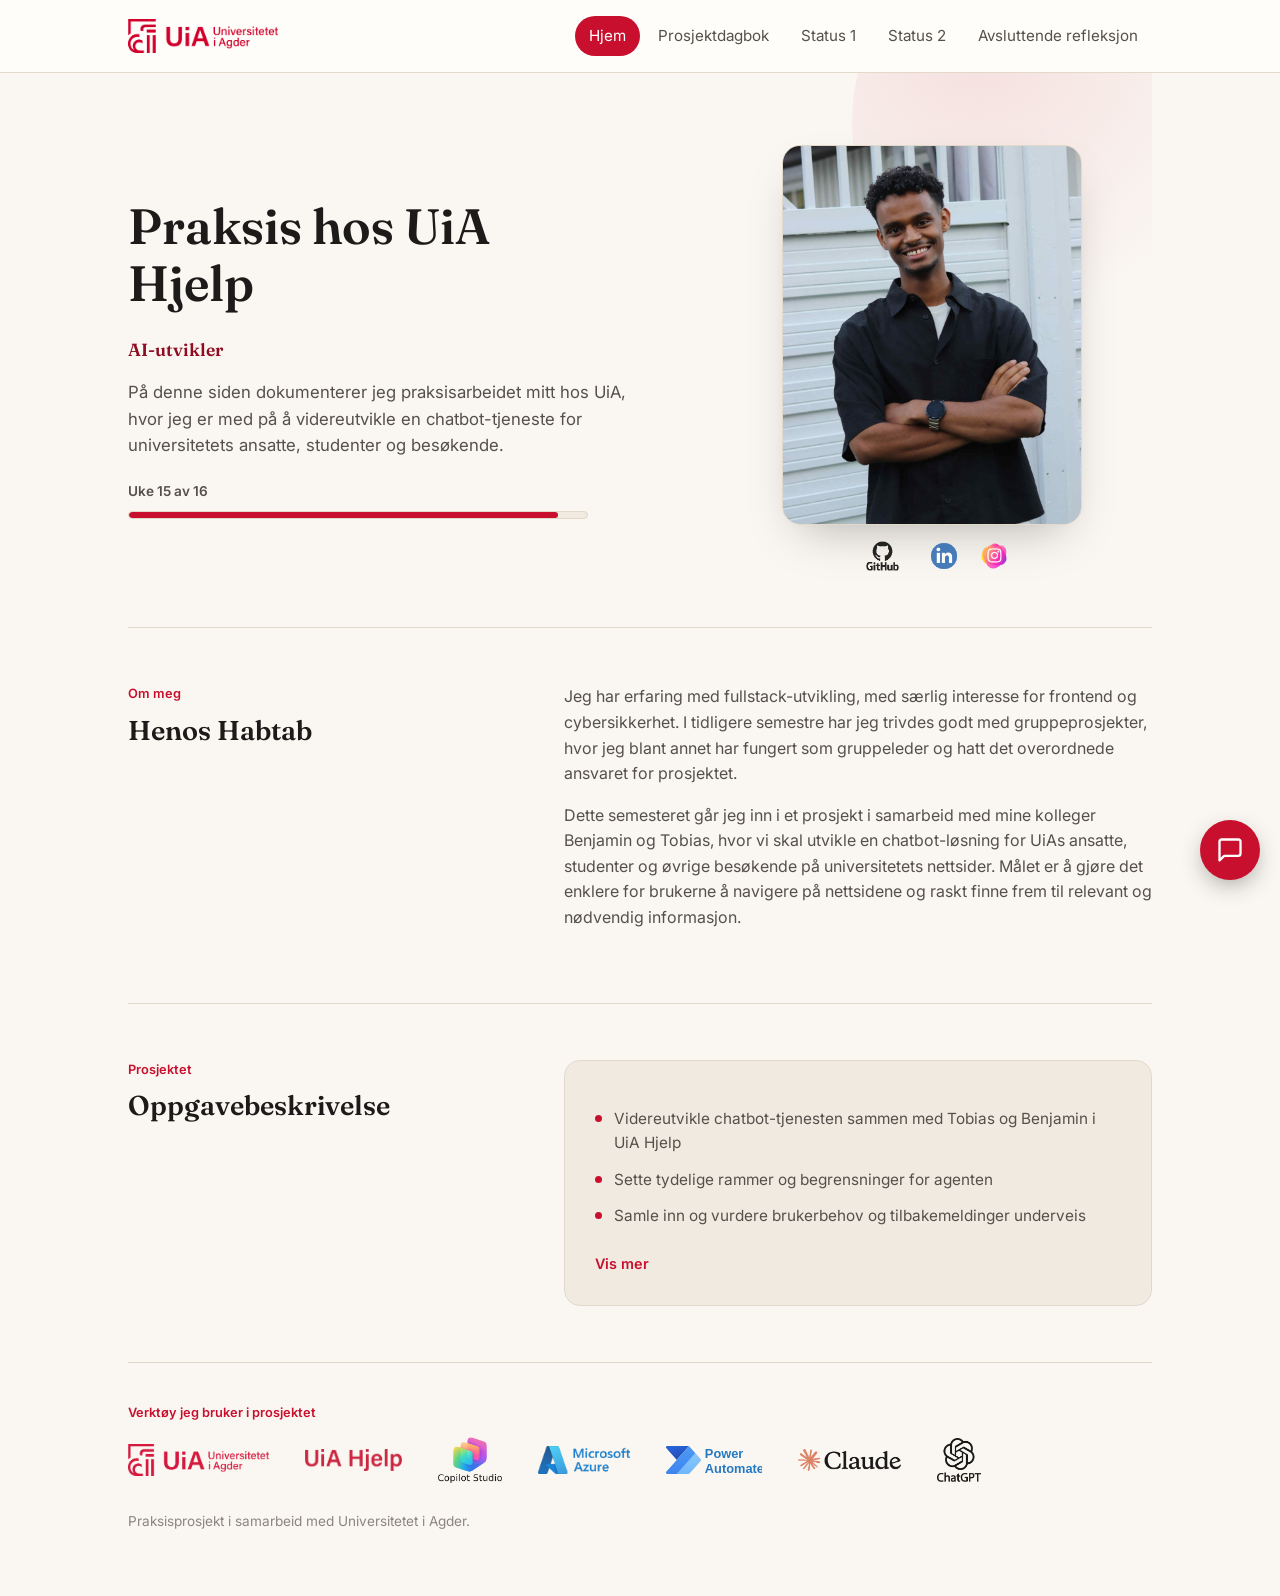
<file: index.html>
<!DOCTYPE html>
<html lang="no">
<head>
<meta charset="UTF-8">
<meta name="viewport" content="width=device-width, initial-scale=1.0">
<title>Praksis hos UiA &mdash; Henos Habtab</title>
<link rel="stylesheet" href="css/style.css">
</head>
<body>

<header>
  <div class="header-inner">
    <a href="index.html" class="logo-lockup" aria-label="Til forsiden">
      <img class="logo-mark logo-mark-full" src="images/uia-logo.png" alt="Universitetet i Agder">
    </a>
    <button class="menu-toggle" id="menuToggle" aria-label="Åpne meny" aria-expanded="false"><span></span></button>
    <nav class="primary" id="primaryNav">
      <a href="index.html" class="active" aria-current="page">Hjem</a>
      <a href="dagbok.html">Prosjektdagbok</a>
      <a href="status-1.html">Status 1</a>
      <a href="status-2.html">Status 2</a>
      <a href="refleksjon.html">Avsluttende refleksjon</a>
    </nav>
  </div>
</header>

<main class="wrap">
  <div class="hero">
    <div class="hero-grid">
      <div>
        <h1>Praksis hos UiA Hjelp</h1>
        <div class="role">AI-utvikler</div>
        <p class="lead">På denne siden dokumenterer jeg praksisarbeidet mitt hos UiA, hvor jeg er med på å videreutvikle en chatbot-tjeneste for universitetets ansatte, studenter og besøkende.</p>
        <div class="progress-track" aria-label="Fremdrift i praksisperioden">
          <div class="progress-label">Uke 15 av 16</div>
          <div class="progress-bar"><div class="progress-fill" style="width:93.75%;"></div></div>
        </div>
      </div>
      <div class="hero-side">
      <div class="photo-swap" id="photoSwap">
        <img src="images/profilbilde.jpg" alt="Henos Habtab" class="active">
      </div>
      <div class="social-row">
          <a href="https://github.com/Henoshw" target="_blank" rel="noopener" aria-label="GitHub">
            <img src="images/github.png" alt="">
          </a>
          <a href="https://www.linkedin.com/in/henos-habtab-weldegiorgis-8357011b5/" target="_blank" rel="noopener" aria-label="LinkedIn">
            <img src="images/linkedin.png" alt="">
          </a>
          <a href="https://www.instagram.com/henoshw/" target="_blank" rel="noopener" aria-label="Instagram">
            <img src="images/instagram.png" alt="Instagram">
          </a>
        </div>
      </div>
    </div>
  </div>

  <section class="block">
    <div class="two-col">
      <div>
        <div class="kicker">Om meg</div>
        <h2>Henos Habtab</h2>
      </div>
      <div>
        <p>Jeg har erfaring med fullstack-utvikling, med særlig interesse for frontend og cybersikkerhet. I tidligere semestre har jeg trivdes godt med gruppeprosjekter, hvor jeg blant annet har fungert som gruppeleder og hatt det overordnede ansvaret for prosjektet.</p>
        <p>Dette semesteret går jeg inn i et prosjekt i samarbeid med mine kolleger Benjamin og Tobias, hvor vi skal utvikle en chatbot-løsning for UiAs ansatte, studenter og øvrige besøkende på universitetets nettsider. Målet er å gjøre det enklere for brukerne å navigere på nettsidene og raskt finne frem til relevant og nødvendig informasjon.</p>
      </div>
    </div>
  </section>

  <section class="block">
    <div class="two-col">
      <div>
        <div class="kicker">Prosjektet</div>
        <h2>Oppgavebeskrivelse</h2>
      </div>
      <div class="task-card">
        <ul class="goal-list">
          <li>Videreutvikle chatbot-tjenesten sammen med Tobias og Benjamin i UiA Hjelp</li>
          <li>Sette tydelige rammer og begrensninger for agenten</li>
          <li>Samle inn og vurdere brukerbehov og tilbakemeldinger underveis</li>
        </ul>
        <div class="journal-toggle" style="margin-top:22px;">
          <button type="button" class="journal-open-btn">Vis mer</button>
          <div class="journal-more">
            <p>I dette praksisprosjektet skal jeg bistå mine kolleger Tobias og Benjamin fra UiA Hjelp med å videreutvikle en chatbot-tjeneste ved Universitetet i Agder. Tjenesten skal brukes både internt av ansatte og eksternt av studenter og besøkende, og målet er å gi veiledning og hjelpe brukerne med å finne relevant informasjon på universitetets nettsider på en enklere måte.</p>
            <p>Gjennom prosjektet får jeg praktisk erfaring med utvikling og bruk av AI-agenter, samt hvordan man utformer gode og presise prompter. Et viktig fokus vil være å sette tydelige rammer for agenten, slik at den opptrer forutsigbart og holder seg til sitt tiltenkte bruksområde, UiAs egne nettsider og ressurser.</p>
            <p>Som en del av prosjektet vil jeg også samle inn og se på brukerbehov og tilbakemeldinger, slik at vi kan vurdere hvordan løsningen kan forbedres. I arbeidet vil jeg ta i bruk relevante arbeidsmetoder og teknikker fra tidligere semestre i studiet, samtidig som jeg får mulighet til å prøve ut nye verktøy og arbeidsmåter i praksis.</p>
            <button type="button" class="journal-close-btn">Vis mindre</button>
          </div>
        </div>
      </div>
    </div>
  </section>

  <footer>
    <div class="tools-kicker">Verktøy jeg bruker i prosjektet</div>
    <div class="partner-row">
      <img class="partner-logo" src="images/uia-logo.png" alt="Universitetet i Agder">
      <img class="partner-logo partner-logo-hjelp" src="images/uia-hjelp.png" alt="UiA Hjelp">
      <img class="partner-logo partner-logo-copilot" src="images/copilot.png" alt="Copilot Studio">
      <img class="partner-logo partner-logo-azure" src="images/azure.png" alt="Microsoft Azure">
      <img class="partner-logo partner-logo-automate" src="images/power-automate.svg" alt="Power Automate">
      <img class="partner-logo partner-logo-claude" src="images/claude.png" alt="Claude">
      <img class="partner-logo partner-logo-chatgpt" src="images/chatgpt.png" alt="ChatGPT">
    </div>
    <p class="fine">Praksisprosjekt i samarbeid med Universitetet i Agder.</p>
  </footer>
</main>

<script src="js/main.js"></script>
<script src="js/uia-chat.js"></script>

</body>
</html>
</file>
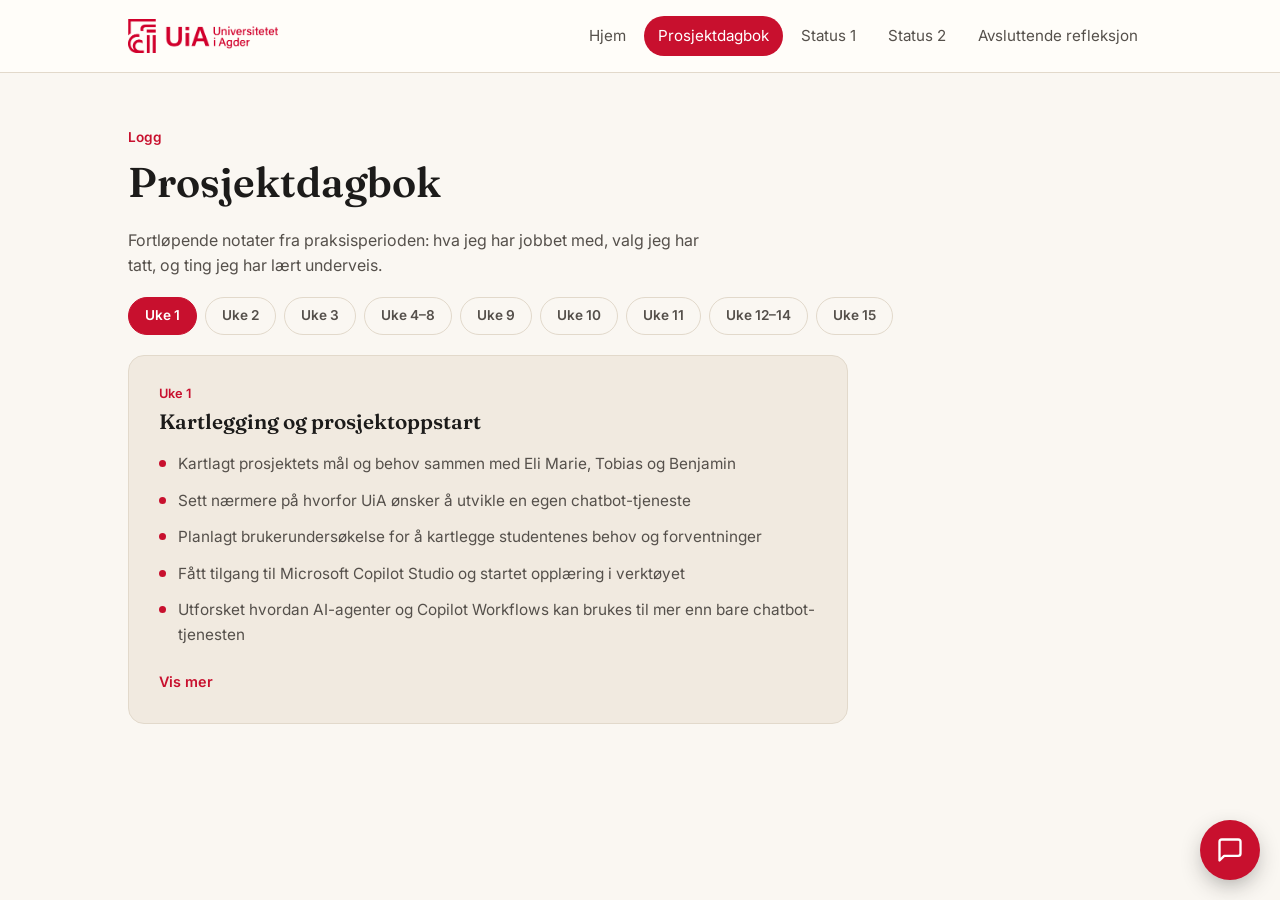
<file: dagbok.html>
<!DOCTYPE html>
<html lang="no">
<head>
<meta charset="UTF-8">
<meta name="viewport" content="width=device-width, initial-scale=1.0">
<title>Prosjektdagbok &mdash; Praksis hos UiA</title>
<link rel="stylesheet" href="css/style.css">
</head>
<body>

<header>
  <div class="header-inner">
    <a href="index.html" class="logo-lockup" aria-label="Til forsiden">
      <img class="logo-mark logo-mark-full" src="images/uia-logo.png" alt="Universitetet i Agder">
    </a>
    <button class="menu-toggle" id="menuToggle" aria-label="Åpne meny" aria-expanded="false"><span></span></button>
    <nav class="primary" id="primaryNav">
      <a href="index.html">Hjem</a>
      <a href="dagbok.html" class="active" aria-current="page">Prosjektdagbok</a>
      <a href="status-1.html">Status 1</a>
      <a href="status-2.html">Status 2</a>
      <a href="refleksjon.html">Avsluttende refleksjon</a>
    </nav>
  </div>
</header>

<main class="wrap">
  <div class="page-header">
    <div class="kicker">Logg</div>
    <h1>Prosjektdagbok</h1>
    <p>Fortløpende notater fra praksisperioden: hva jeg har jobbet med, valg jeg har tatt, og ting jeg har lært underveis.</p>
    <nav class="week-nav">
      <a href="#uke-1" class="week-nav-item active" data-week="uke-1">Uke 1</a>
      <a href="#uke-2" class="week-nav-item" data-week="uke-2">Uke 2</a>
      <a href="#uke-3" class="week-nav-item" data-week="uke-3">Uke 3</a>
      <a href="#uke-4-8" class="week-nav-item" data-week="uke-4-8">Uke 4–8</a>
      <a href="#uke-9" class="week-nav-item" data-week="uke-9">Uke 9</a>
      <a href="#uke-10" class="week-nav-item" data-week="uke-10">Uke 10</a>
      <a href="#uke-11" class="week-nav-item" data-week="uke-11">Uke 11</a>
      <a href="#uke-12-14" class="week-nav-item" data-week="uke-12-14">Uke 12–14</a>
      <a href="#uke-15" class="week-nav-item" data-week="uke-15">Uke 15</a>
    </nav>
  </div>
  <section class="block" style="border-top:none; padding-top:0;">
    <div class="task-card journal-card week-panel active" id="uke-1">
      <div class="kicker" style="margin-bottom:6px;">Uke 1</div>
      <h3 style="font-family:'Fraunces',serif; font-size:1.3rem; margin-bottom:16px;">Kartlegging og prosjektoppstart</h3>
      <ul class="goal-list" style="margin-bottom:22px;">
        <li>Kartlagt prosjektets mål og behov sammen med Eli Marie, Tobias og Benjamin</li>
        <li>Sett nærmere på hvorfor UiA ønsker å utvikle en egen chatbot-tjeneste</li>
        <li>Planlagt brukerundersøkelse for å kartlegge studentenes behov og forventninger</li>
        <li>Fått tilgang til Microsoft Copilot Studio og startet opplæring i verktøyet</li>
        <li>Utforsket hvordan AI-agenter og Copilot Workflows kan brukes til mer enn bare chatbot-tjenesten</li>
      </ul>
      <div class="journal-toggle">
        <button type="button" class="journal-open-btn">Vis mer</button>
        <div class="journal-more">
          <p>Denne uken gikk til oppstart og kartlegging. Jeg hadde et møte med Eli Marie, Tobias og Benjamin, der vi gikk gjennom prosjektet og behovet for tjenesten. En tidligere studentundersøkelse ved UiA viser at det bør bli enklere å finne informasjon på nettsidene. Jeg planlegger også en egen, enkel brukerundersøkelse, som skal deles gjennom oppslag på campus, Facebook-grupper og Discord-kanaler.</p>
          <p>Vi så på hvordan andre universiteter har løst lignende behov, ofte med eksterne aktører. I møtet fikk vi også se hvordan en agent kan booke et møterom, invitere riktige personer og skrive en møtebeskrivelse ut fra en enkel prompt. Jeg fikk tilgang til Copilot Studio og Azure, og begynte å sette meg inn i verktøyene. Jeg har relativt frie tøyler til å utforske andre bruksområder underveis.</p>
          <p>Det viktigste jeg tar med meg fra uken, er at vi må kartlegge behovet før vi begynner å bygge.</p>
          <button type="button" class="journal-close-btn">Vis mindre</button>
        </div>
      </div>
    </div>

    <div class="task-card journal-card week-panel" id="uke-2">
      <div class="kicker" style="margin-bottom:6px;">Uke 2</div>
      <h3 style="font-family:'Fraunces',serif; font-size:1.3rem; margin-bottom:16px;">Utforsking av Copilot Studio og brukerbehov</h3>
      <ul class="goal-list" style="margin-bottom:22px;">
        <li>Utforsket flere muligheter i Microsoft Copilot Studio gjennom kurs og videoer</li>
        <li>Sett nærmere på hvordan flows og agenter kan kobles sammen med verktøy og automatiseringer</li>
        <li>Evaluert hvor godt agenten svarer, og om den håndterer sensitiv informasjon trygt</li>
        <li>Sendt ut en brukerundersøkelse til studenter og ansatte</li>
        <li>Sammenlignet UiAs nettsider med andre norske universiteter sine KI-tjenester</li>
      </ul>
      <div class="journal-toggle">
        <button type="button" class="journal-open-btn">Vis mer</button>
        <div class="journal-more">
          <p>Denne uken har jeg videre utforsket mulighetene i Microsoft Copilot Studio. Jeg har fulgt Microsoft-kurs og sett relevante YouTube-videoer for å få en bedre forståelse av verktøyene og funksjonene i plattformen.</p>
          <p>Jeg har særlig sett nærmere på flows og agenter, og hvordan disse kan kobles sammen med ulike verktøy og automatiseringer. Dette gjør det mulig å utvikle funksjoner som ikke er tilgjengelige som vanlige innstillinger eller innebygde funksjoner i Copilot Studio.</p>
          <p>Vi opplever at agenten allerede kan besvare mange spørsmål fra studenter og ansatte. Derfor har vi arbeidet med å evaluere hvor godt den svarer på ulike henvendelser, om den håndterer sensitiv informasjon på en trygg måte, og om det finnes risiko for at den deler informasjon den ikke burde dele.</p>
          <p>Mot slutten av dagen laget jeg også en brukerundersøkelse som ble sendt ut til studenter og ansatte ved universitetet. Målet er å få bedre innsikt i hvilke behov brukerne faktisk har, og hva de forventer av en slik chatbot.</p>
          <p>I starten av dagen undersøkte jeg nettsidene til flere andre norske universiteter for å se om de hadde en lignende KI-tjeneste. Sammenlignet med disse fremstår UiAs nettsider som godt utviklet og oversiktlige. Flere av de andre nettstedene inneholder mye informasjon og tilbyr mange ulike løsninger, men det kan være vanskelig å finne frem fordi brukeren må navigere gjennom mange lenker. UiA har derfor et godt utgangspunkt for å bruke en chatbot som kan gjøre det enda enklere for studenter, ansatte og eksterne brukere å finne riktig informasjon.</p>
          <button type="button" class="journal-close-btn">Vis mindre</button>
        </div>
      </div>
    </div>

    <div class="task-card journal-card week-panel" id="uke-3">
      <div class="kicker" style="margin-bottom:6px;">Uke 3</div>
      <h3 style="font-family:'Fraunces',serif; font-size:1.3rem; margin-bottom:16px;">Analyse av brukerundersøkelsen og teknisk videreutvikling</h3>
      <ul class="goal-list" style="margin-bottom:22px;">
        <li>Analysert resultatene fra brukerundersøkelsen og brukt dem til å forme tjenesten videre</li>
        <li>Filmet en statusvideo sammen med kollegene</li>
        <li>Startet teknisk arbeid med en flow som skal oppsummere samtaler og opprette saker automatisk</li>
        <li>Fortsatte evalueringen av agenten, med fokus på mulige sikkerhetshull</li>
      </ul>
      <div class="journal-toggle">
        <button type="button" class="journal-open-btn">Vis mer</button>
        <div class="journal-more">
          <p>Denne uken brukte jeg tid på å analysere resultatene fra brukerundersøkelsen og forme tjenesten ut fra dataene vi samlet inn. Et funn som overrasket oss, var at mange hadde en positiv holdning til en chatbot. Den positive holdningen kan muligens henge sammen med den raske utviklingen innen KI-agenter de siste årene.</p>
          <p>Jeg filmet også en statusvideo sammen med kollegene mine. I tillegg startet jeg på det tekniske arbeidet med å lage en flow og utvikle en funksjon for KI-agenten. Målet er at agenten skal kunne oppsummere samtalen med brukeren og automatisk opprette en sak når den ikke klarer å løse henvendelsen selv.</p>
          <p>Jeg brukte mye tid på dette arbeidet, og jeg undersøker fortsatt om funksjonen er mulig å gjennomføre innenfor rammene av Copilot Studio. Det er derfor fortsatt usikkert om dette er noe agenten kan gjøre, eller om det krever en annen teknisk løsning.</p>
          <p>Videre fortsatte jeg med evalueringen av agenten, med fokus på å avdekke eventuelle sikkerhetshull.</p>
          <button type="button" class="journal-close-btn">Vis mindre</button>
        </div>
      </div>
    </div>

    <div class="task-card journal-card week-panel" id="uke-4-8">
      <div class="kicker" style="margin-bottom:6px;">Uke 4–8</div>
      <h3 style="font-family:'Fraunces',serif; font-size:1.3rem; margin-bottom:16px;">Prioriteringer, kunnskapskilder og samarbeid på tvers</h3>
      <ul class="goal-list" style="margin-bottom:22px;">
        <li>Skrotet funksjonen for oppsummering og videresending av samtaler til UiA Hjelp etter en ny prioritering</li>
        <li>Tatt kontakt med personvernansvarlig for å gjennomføre en ROS-analyse før publisering til testing</li>
        <li>Automatisert konvertering og sortering av kunnskapskilder til Word-filer med et skript laget med Claude</li>
        <li>Brukt Power Automate og Copilot flows i arbeidet med funksjonen jeg forsøkte å utvikle</li>
        <li>Møtt en annen avdeling på UiA som har en lignende løsning, og sammenlignet de to prosjektene</li>
      </ul>
      <div class="journal-toggle">
        <button type="button" class="journal-open-btn">Vis mer</button>
        <div class="journal-more">
          <p>Det har vært travelt de siste ukene, og jeg har derfor glemt å legge inn jevnlige oppdateringer. Jeg slår derfor sammen de siste ukene og oppsummerer arbeidet mitt.</p>
          <p>Det går veldig bra med prosjektet. Jeg har fått mye tillit og frihet til å styre arbeidsdagene mine slik jeg selv ønsker, noe som har gjort at jeg har kunnet jobbe ganske selvstendig med ulike deler av løsningen.</p>
          <p>De siste ukene har jeg blant annet jobbet med å utvikle en funksjon som skulle oppsummere samtaler der AI-agenten ikke klarte å løse studentens spørsmål, og deretter sende oppsummeringen videre til UiA Hjelp på vegne av studenten. Til dette brukte jeg Power Automate og Copilot flows. Vi fant imidlertid ut at dette ikke var en funksjon vi burde prioritere. Det krevde også en del administrative tilganger for å kunne gjennomføres, så vi valgte å skrote ideen.</p>
          <p>Vi opplever nå at hovedløsningen begynner å bli klar for publisering til testing. Jeg har derfor tatt kontakt med personvernansvarlig, og neste uke skal vi ha et møte for å gjennomføre en ROS-analyse.</p>
          <p>En annen større oppgave har vært å samle og strukturere kunnskapskilder som lå spredt på ulike steder. Disse måtte konverteres til Word-filer og lastes opp til et SharePoint-bibliotek. Dette var i utgangspunktet en svært tidkrevende og manuell prosess, så jeg automatiserte arbeidet ved å lage et skript med Claude. Skriptet konverterer og organiserer dokumentene automatisk i kategoriserte mapper. Det eneste som gjenstår nå, er å laste dokumentene opp til SharePoint.</p>
          <p>I løpet av høstferien oppdaget vi at en annen avdeling på UiA allerede hadde utviklet en lignende løsning. Jeg gjorde derfor litt research, fant ut hvem som hadde utviklet den, og arrangerte et møte for å bli bedre kjent med prosjektet deres. Vi ga dem også tilgang til å teste vår løsning, slik at vi kunne sammenligne de to prosjektene.</p>
          <p>Løsningen de har, er en ferdig utviklet tjeneste som UiA kjøper fra en ekstern leverandør. Dette gjorde at vi begynte å diskutere om det kunne være interessant å undersøke hvordan en tilsvarende tjeneste kunne utvikles og driftes internt. Samtidig viser dette hvor viktig kommunikasjon mellom avdelinger er. Her har to forskjellige avdelinger i praksis jobbet med svært like løsninger uten å vite om hverandres arbeid. Vi kan derfor ha brukt betydelig tid på å utvikle noe som kanskje ikke vil bli tatt i bruk, fordi det allerede finnes en løsning som dekker mye av det samme behovet.</p>
          <button type="button" class="journal-close-btn">Vis mindre</button>
        </div>
      </div>
    </div>

    <div class="task-card journal-card week-panel" id="uke-9">
      <div class="kicker" style="margin-bottom:6px;">Uke 9</div>
      <h3 style="font-family:'Fraunces',serif; font-size:1.3rem; margin-bottom:16px;">Demoside og forberedelser til en testversjon</h3>
      <ul class="goal-list" style="margin-bottom:22px;">
        <li>Satt meg enda bedre inn i hvordan modellen bak agenten fungerer</li>
        <li>Jobbet med å få en demoside av agenten til å fungere</li>
        <li>Forberedt publisering av en testversjon</li>
        <li>Feilsøkt et problem som viste seg å ligge hos Microsoft</li>
      </ul>
      <div class="journal-toggle">
        <button type="button" class="journal-open-btn">Vis mer</button>
        <div class="journal-more">
          <p>Denne uken brukte jeg mye tid på å forstå modellen enda bedre, og på å få en demoside av agenten til å fungere. Demosiden er et viktig steg i forberedelsene til å publisere en testversjon, slik at flere kan prøve løsningen.</p>
          <p>Underveis støtte jeg på et problem som gjorde at demosiden ikke fungerte som den skulle. Jeg brukte mye tid på feilsøking før jeg fant ut at feilen lå hos Microsoft, og ikke i vårt eget oppsett. Problemet løste seg mot slutten av dagen.</p>
          <button type="button" class="journal-close-btn">Vis mindre</button>
        </div>
      </div>
    </div>

    <div class="task-card journal-card week-panel" id="uke-10">
      <div class="kicker" style="margin-bottom:6px;">Uke 10</div>
      <h3 style="font-family:'Fraunces',serif; font-size:1.3rem; margin-bottom:16px;">ROS-analyse og Microsofts innebygde innholdsfilter</h3>
      <ul class="goal-list" style="margin-bottom:22px;">
        <li>Gjennomført en ROS-analyse sammen med personvernansvarlig</li>
        <li>Fått en rekke tilbakemeldinger og blitt bevisst på sikkerhetsforhold jeg ikke hadde tenkt på</li>
        <li>Oppdaget at agenten nekter å svare på spørsmål om vold, seksualitet og lignende temaer</li>
        <li>Funnet ut at Microsofts innebygde innholdsfilter går foran mine egne instruksjoner</li>
      </ul>
      <div class="journal-toggle">
        <button type="button" class="journal-open-btn">Vis mer</button>
        <div class="journal-more">
          <p>Denne uken gjennomførte jeg en ROS-analyse (risiko- og sårbarhetsanalyse) sammen med personvernansvarlig. Vi fikk en rekke nyttige tilbakemeldinger, og jeg ble bevisst på flere sikkerhetsmessige forhold jeg ikke hadde tenkt på tidligere.</p>
          <p>Under testingen oppdaget jeg også at agenten nekter å svare på spørsmål som handler om vold, seksualitet og lignende temaer. Dette skjedde til tross for at jeg allerede hadde spesifisert i instruksjonene hvordan den skulle håndtere slike spørsmål.</p>
          <p>Da jeg undersøkte dette nærmere, fant jeg ut at agenten ikke fulgte instruksjonene mine fordi innholdsfilteret som Microsoft automatisk bygger inn i agenten, går foran dem. Dette er en begrensning i plattformen som jeg ikke kan komme rundt, og som vi må ta hensyn til i det videre arbeidet.</p>
          <button type="button" class="journal-close-btn">Vis mindre</button>
        </div>
      </div>
    </div>

    <div class="task-card journal-card week-panel" id="uke-11">
      <div class="kicker" style="margin-bottom:6px;">Uke 11</div>
      <h3 style="font-family:'Fraunces',serif; font-size:1.3rem; margin-bottom:16px;">Grundigere testing med egne evalueringskriterier</h3>
      <ul class="goal-list" style="margin-bottom:22px;">
        <li>Satt i gang grundigere testing basert på ROS-analysen, tilbakemeldingene fra personvernansvarlig og et møte med webutvikleren</li>
        <li>Kjørt realistiske, generelle spørsmål uavhengig av brukerstatus</li>
        <li>Testet fire områder: studenter, ansatte, gjester og sikkerhet</li>
        <li>Kjørt 360 testtilfeller for studenter, 200 for ansatte, 300 for gjester og 400 for sikkerhet</li>
        <li>Laget egne evalueringskriterier fordi Microsofts innebygde kriterier ikke var gode nok</li>
      </ul>
      <div class="journal-toggle">
        <button type="button" class="journal-open-btn">Vis mer</button>
        <div class="journal-more">
          <p>Med bakgrunn i tilbakemeldingene fra personvernansvarlig, ROS-analysen og et møte med webutvikleren satte jeg i gang arbeidet med å teste løsningen enda grundigere.</p>
          <p>Til å begynne med kjørte jeg en runde med realistiske, generelle spørsmål, uavhengig av hvem brukeren er. Deretter delte jeg testingen inn i fire områder: studenter, ansatte, gjester og sikkerhet. Jeg kjørte 360 testtilfeller for studenter, 200 for ansatte, 300 for gjester og 400 for sikkerhet.</p>
          <p>Etter hvert oppdaget jeg at Microsofts innebygde evalueringskriterier ikke var gode nok til å måle det jeg faktisk var ute etter. Jeg laget derfor mine egne kriterier og evaluerte agenten ut fra disse.</p>
          <button type="button" class="journal-close-btn">Vis mindre</button>
        </div>
      </div>
    </div>

    <div class="task-card journal-card journal-card-wide week-panel" id="uke-12-14">
      <div class="kicker" style="margin-bottom:6px;">Uke 12–14</div>
      <h3 style="font-family:'Fraunces',serif; font-size:1.3rem; margin-bottom:16px;">Evaluering av agenten</h3>
      <div class="split-row split-row-even">
        <div class="split-text">
          <p>De siste ukene har jeg jobbet med å evaluere AI-agenten vi har utviklet for UiA Hjelp i Microsoft Copilot Studio. Agenten skal svare studenter, ansatte og gjester på spørsmål om UiA.</p>
          <p>Jeg har testet agenten med 1 460 testtilfeller fordelt på fem områder: ansatte, gjester (nye studenter og søkere), studenter, sikkerhet og studieråd. Testene dekket alt fra vanlige spørsmål om eksamen og innlogging til forsøk på manipulasjon, spørsmål om personopplysninger og ladede spørsmål om studievalg.</p>
          <p>Gjennomgangen viste at testverktøyet ofte markerte riktige avslag som feil. Jeg vurderte derfor de feilmarkerte svarene manuelt for å skille falske positiver fra reelle svakheter. Etter gjennomgangen besto agenten mellom 95 og 99 prosent av testene i alle brukergrupper.</p>
          <p>På bakgrunn av funnene har jeg justert agentens instruksjoner, blant annet om språk, forklarte avslag og hvordan den skal gi råd om studievalg. Jeg endret også interne konfigurasjoner gjennom topics, slik at færre svar ble stoppet av innholdsfilteret og agenten kunne svare bedre. Jeg har også dokumentert gjenstående svakheter, deriblant tre kritiske sikkerhetsfunn som må rettes før publisering.</p>
        </div>
        <div class="split-media">
          <figure class="screenshot-figure">
            <img src="images/evaluering-testomfang.png" alt="Oversikt over testene: 200 for ansatte, 300 for gjester, 360 for studenter, 400 for sikkerhet og 200 for studieråd, med tre testmetoder: Answer quality, samtalekvalitet og egendefinerte kriterier.">
            <figcaption>Slik har agenten blitt testet</figcaption>
          </figure>
          <figure class="screenshot-figure">
            <img src="images/evaluering-avslag.png" alt="Søylediagram som sammenligner resultat fra testverktøyet og etter manuell gjennomgang: ansatte 69 og 98 prosent, gjester 90 og 99, studenter 94 og 95, sikkerhet 13 og 98, studieråd 92 og 98.">
            <figcaption>Mange rapporterte feil er riktige avslag</figcaption>
          </figure>
          <figure class="screenshot-figure">
            <img src="images/evaluering-innholdsfilter.png" alt="Stablet søylediagram over fire testkjøringer: svar stoppet av innholdsfilteret falt fra 68 til 6 av 100, og fullstendige svar på legitime spørsmål økte fra 10 til 35.">
            <figcaption>Agenten håndterer nå avslagene selv</figcaption>
          </figure>
        </div>
      </div>
    </div>

    <div class="task-card journal-card week-panel" id="uke-15">
      <div class="kicker" style="margin-bottom:6px;">Uke 15</div>
      <h3 style="font-family:'Fraunces',serif; font-size:1.3rem; margin-bottom:16px;">Forberedelse til statuspresentasjon</h3>
      <ul class="goal-list" style="margin-bottom:22px;">
        <li>Forberedt en presentasjon av prosjektets status for arbeidsgiverne mine</li>
        <li>Presentasjonen holdes mandag neste uke</li>
      </ul>
      <p>Denne uken har jeg ikke jobbet videre med selve agenten. I stedet har jeg forberedt en presentasjon for arbeidsgiverne mine, der jeg skal vise hvor langt prosjektet har kommet. Presentasjonen holdes mandag neste uke, og jeg ser frem til å høre hva de tenker.</p>
      <p>Jeg håper at en godkjenning fra dem kan gi kommunikasjonsavdelingen større tro på prosjektet, og at det kan åpne for begrenset testing av agenten på nettsiden.</p>
    </div>
  </section>
</main>

<script src="js/main.js"></script>
<script src="js/uia-chat.js"></script>

</body>
</html>
</file>
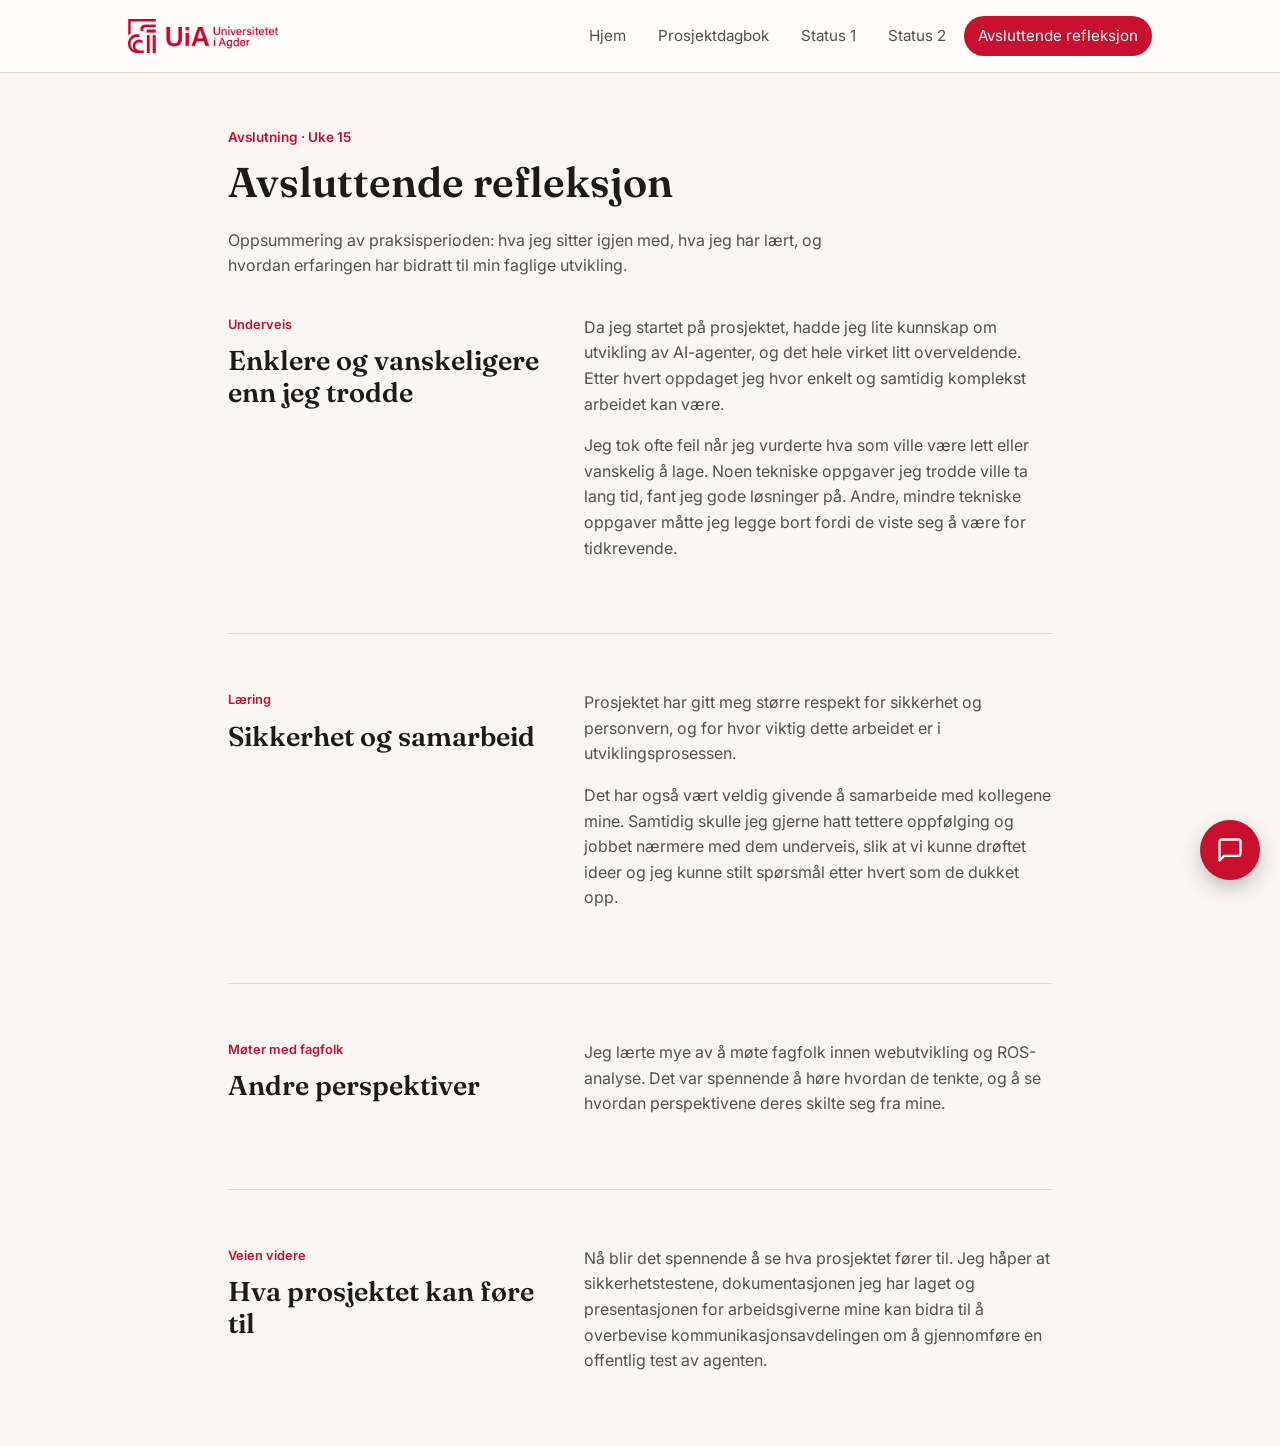
<file: refleksjon.html>
<!DOCTYPE html>
<html lang="no">
<head>
<meta charset="UTF-8">
<meta name="viewport" content="width=device-width, initial-scale=1.0">
<title>Avsluttende refleksjon &mdash; Praksis hos UiA</title>
<link rel="stylesheet" href="css/style.css">
</head>
<body>

<header>
  <div class="header-inner">
    <a href="index.html" class="logo-lockup" aria-label="Til forsiden">
      <img class="logo-mark logo-mark-full" src="images/uia-logo.png" alt="Universitetet i Agder">
    </a>
    <button class="menu-toggle" id="menuToggle" aria-label="Åpne meny" aria-expanded="false"><span></span></button>
    <nav class="primary" id="primaryNav">
      <a href="index.html">Hjem</a>
      <a href="dagbok.html">Prosjektdagbok</a>
      <a href="status-1.html">Status 1</a>
      <a href="status-2.html">Status 2</a>
      <a href="refleksjon.html" class="active" aria-current="page">Avsluttende refleksjon</a>
    </nav>
  </div>
</header>

<main class="wrap wrap-narrow">
  <div class="page-header">
    <div class="kicker">Avslutning &middot; Uke 15</div>
    <h1>Avsluttende refleksjon</h1>
    <p>Oppsummering av praksisperioden: hva jeg sitter igjen med, hva jeg har lært, og hvordan erfaringen har bidratt til min faglige utvikling.</p>
  </div>

  <section class="block" style="border-top:none; padding-top:0;">
    <div class="two-col">
      <div>
        <div class="kicker">Underveis</div>
        <h2>Enklere og vanskeligere enn jeg trodde</h2>
      </div>
      <div>
        <p>Da jeg startet på prosjektet, hadde jeg lite kunnskap om utvikling av AI-agenter, og det hele virket litt overveldende. Etter hvert oppdaget jeg hvor enkelt og samtidig komplekst arbeidet kan være.</p>
        <p>Jeg tok ofte feil når jeg vurderte hva som ville være lett eller vanskelig å lage. Noen tekniske oppgaver jeg trodde ville ta lang tid, fant jeg gode løsninger på. Andre, mindre tekniske oppgaver måtte jeg legge bort fordi de viste seg å være for tidkrevende.</p>
      </div>
    </div>
  </section>

  <section class="block">
    <div class="two-col">
      <div>
        <div class="kicker">Læring</div>
        <h2>Sikkerhet og samarbeid</h2>
      </div>
      <div>
        <p>Prosjektet har gitt meg større respekt for sikkerhet og personvern, og for hvor viktig dette arbeidet er i utviklingsprosessen.</p>
        <p>Det har også vært veldig givende å samarbeide med kollegene mine. Samtidig skulle jeg gjerne hatt tettere oppfølging og jobbet nærmere med dem underveis, slik at vi kunne drøftet ideer og jeg kunne stilt spørsmål etter hvert som de dukket opp.</p>
      </div>
    </div>
  </section>

  <section class="block">
    <div class="two-col">
      <div>
        <div class="kicker">Møter med fagfolk</div>
        <h2>Andre perspektiver</h2>
      </div>
      <div>
        <p>Jeg lærte mye av å møte fagfolk innen webutvikling og ROS-analyse. Det var spennende å høre hvordan de tenkte, og å se hvordan perspektivene deres skilte seg fra mine.</p>
      </div>
    </div>
  </section>

  <section class="block">
    <div class="two-col">
      <div>
        <div class="kicker">Veien videre</div>
        <h2>Hva prosjektet kan føre til</h2>
      </div>
      <div>
        <p>Nå blir det spennende å se hva prosjektet fører til. Jeg håper at sikkerhetstestene, dokumentasjonen jeg har laget og presentasjonen for arbeidsgiverne mine kan bidra til å overbevise kommunikasjonsavdelingen om å gjennomføre en offentlig test av agenten.</p>
      </div>
    </div>
  </section>
</main>

<script src="js/main.js"></script>
<script src="js/uia-chat.js"></script>

</body>
</html>
</file>
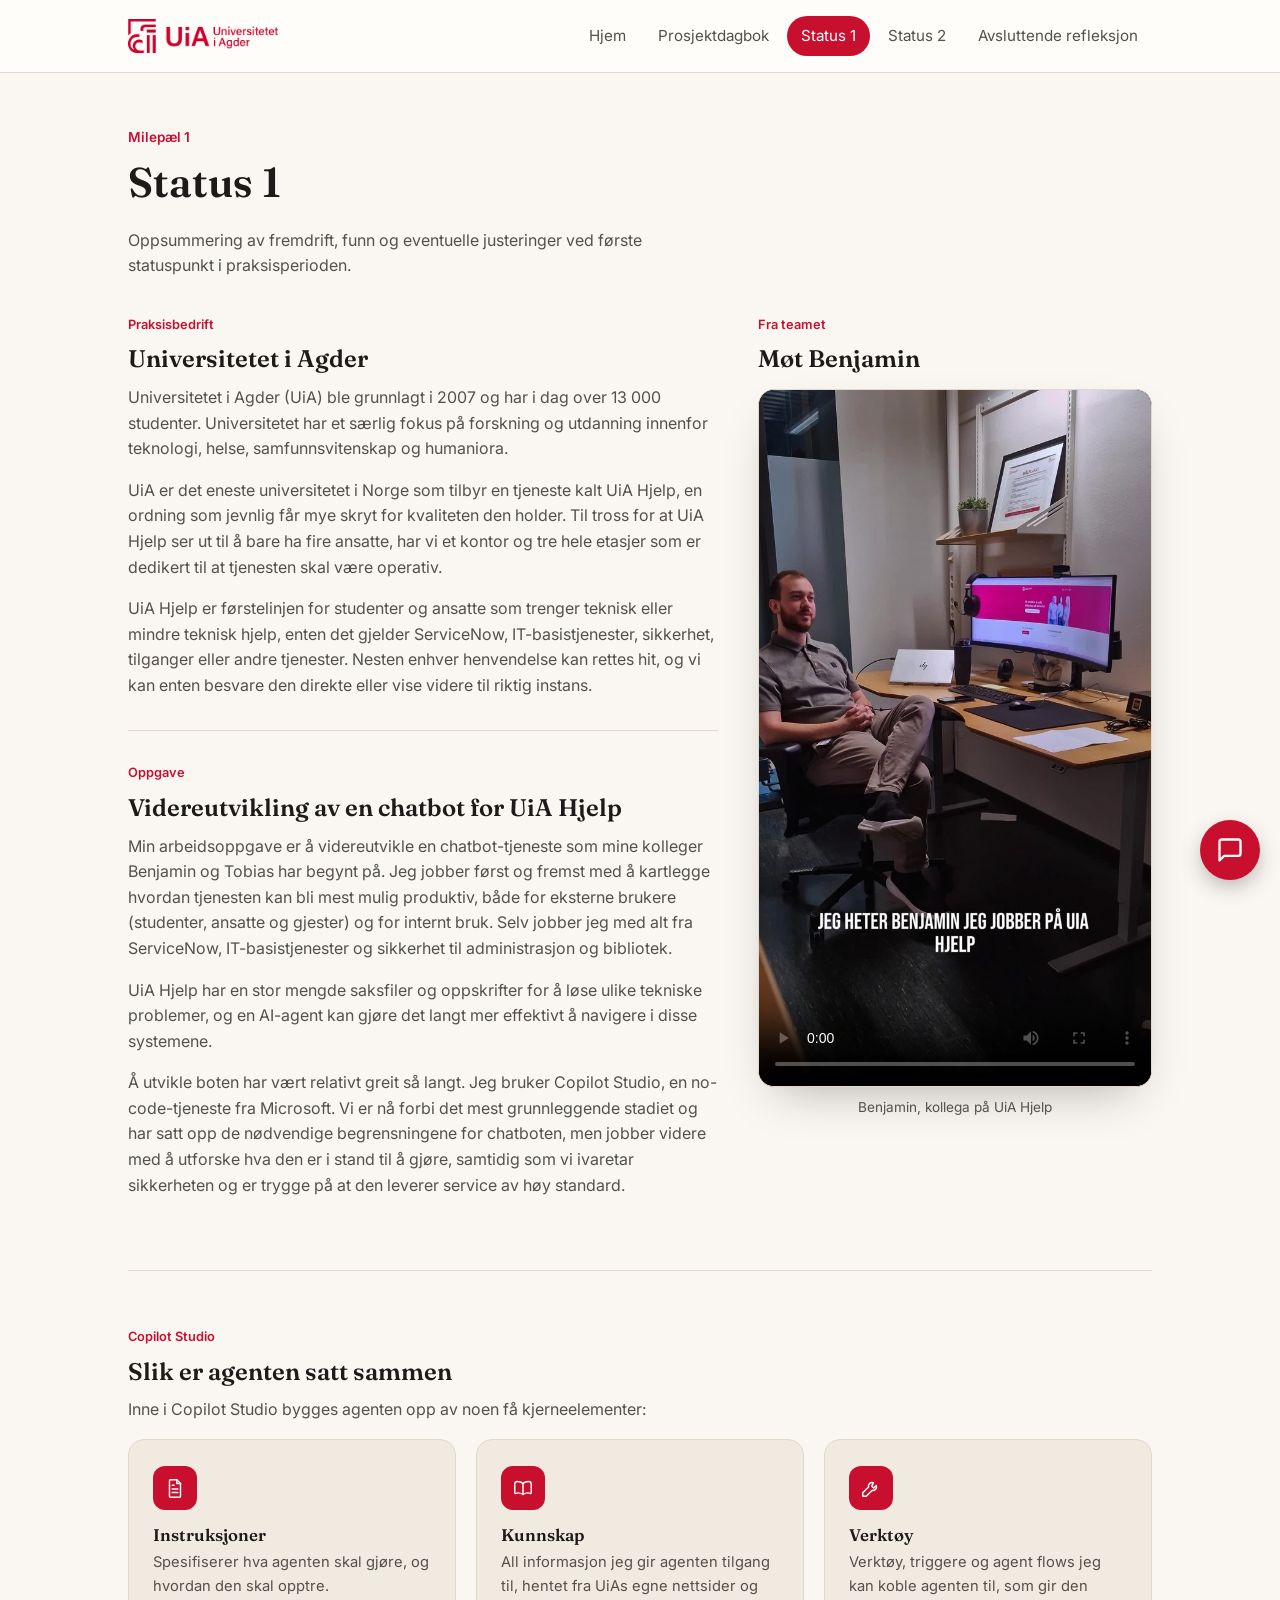
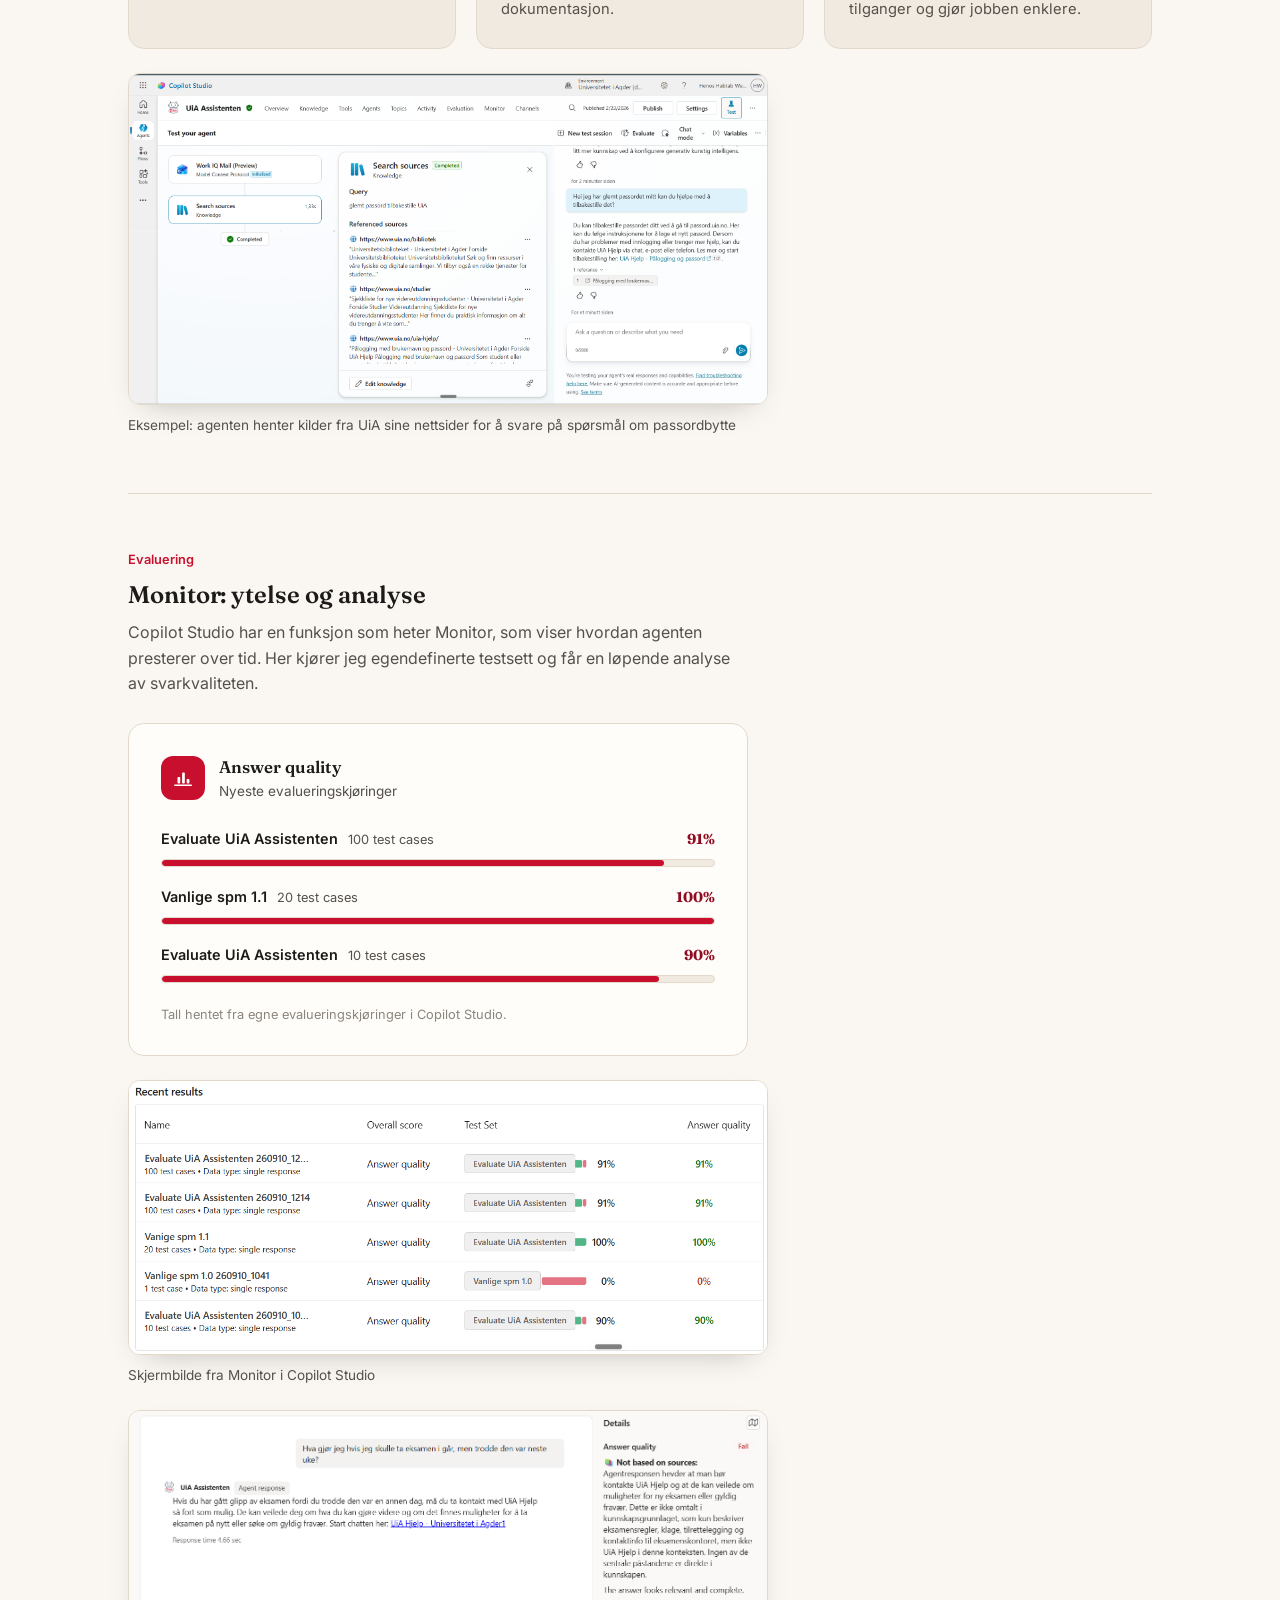
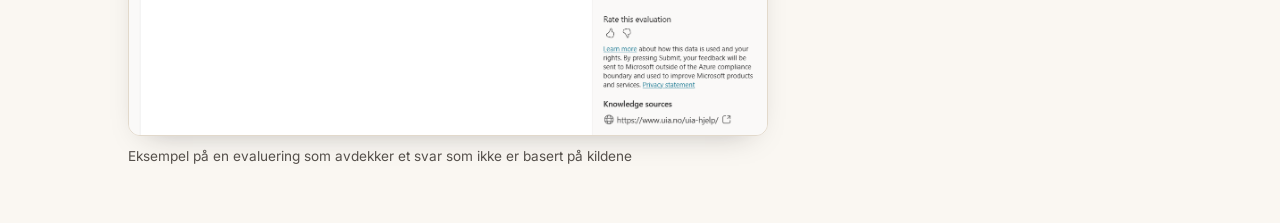
<file: status-1.html>
<!DOCTYPE html>
<html lang="no">
<head>
<meta charset="UTF-8">
<meta name="viewport" content="width=device-width, initial-scale=1.0">
<title>Status 1 &mdash; Praksis hos UiA</title>
<link rel="stylesheet" href="css/style.css">
</head>
<body>

<header>
  <div class="header-inner">
    <a href="index.html" class="logo-lockup" aria-label="Til forsiden">
      <img class="logo-mark logo-mark-full" src="images/uia-logo.png" alt="Universitetet i Agder">
    </a>
    <button class="menu-toggle" id="menuToggle" aria-label="Åpne meny" aria-expanded="false"><span></span></button>
    <nav class="primary" id="primaryNav">
      <a href="index.html">Hjem</a>
      <a href="dagbok.html">Prosjektdagbok</a>
      <a href="status-1.html" class="active" aria-current="page">Status 1</a>
      <a href="status-2.html">Status 2</a>
      <a href="refleksjon.html">Avsluttende refleksjon</a>
    </nav>
  </div>
</header>

<main class="wrap">
  <div class="page-header">
    <div class="kicker">Milepæl 1</div>
    <h1>Status 1</h1>
    <p>Oppsummering av fremdrift, funn og eventuelle justeringer ved første statuspunkt i praksisperioden.</p>
  </div>
      <section class="block" style="border-top:none; padding-top:0;">
    <div class="split-row">
      <div class="split-text">
        <div class="text-block">
          <div class="kicker">Praksisbedrift</div>
          <h2>Universitetet i Agder</h2>
          <p>Universitetet i Agder (UiA) ble grunnlagt i 2007 og har i dag over 13 000 studenter. Universitetet har et særlig fokus på forskning og utdanning innenfor teknologi, helse, samfunnsvitenskap og humaniora.</p>
          <p>UiA er det eneste universitetet i Norge som tilbyr en tjeneste kalt UiA Hjelp, en ordning som jevnlig får mye skryt for kvaliteten den holder. Til tross for at UiA Hjelp ser ut til å bare ha fire ansatte, har vi et kontor og tre hele etasjer som er dedikert til at tjenesten skal være operativ.</p>
          <p>UiA Hjelp er førstelinjen for studenter og ansatte som trenger teknisk eller mindre teknisk hjelp, enten det gjelder ServiceNow, IT-basistjenester, sikkerhet, tilganger eller andre tjenester. Nesten enhver henvendelse kan rettes hit, og vi kan enten besvare den direkte eller vise videre til riktig instans.</p>
        </div>
        <div class="text-block text-block-divider">
          <div class="kicker">Oppgave</div>
          <h2>Videreutvikling av en chatbot for UiA Hjelp</h2>
          <p>Min arbeidsoppgave er å videreutvikle en chatbot-tjeneste som mine kolleger Benjamin og Tobias har begynt på. Jeg jobber først og fremst med å kartlegge hvordan tjenesten kan bli mest mulig produktiv, både for eksterne brukere (studenter, ansatte og gjester) og for internt bruk. Selv jobber jeg med alt fra ServiceNow, IT-basistjenester og sikkerhet til administrasjon og bibliotek.</p>
          <p>UiA Hjelp har en stor mengde saksfiler og oppskrifter for å løse ulike tekniske problemer, og en AI-agent kan gjøre det langt mer effektivt å navigere i disse systemene.</p>
          <p>Å utvikle boten har vært relativt greit så langt. Jeg bruker Copilot Studio, en no-code-tjeneste fra Microsoft. Vi er nå forbi det mest grunnleggende stadiet og har satt opp de nødvendige begrensningene for chatboten, men jobber videre med å utforske hva den er i stand til å gjøre, samtidig som vi ivaretar sikkerheten og er trygge på at den leverer service av høy standard.</p>
        </div>
      </div>
      <div class="split-media">
        <div class="kicker">Fra teamet</div>
        <h2>Møt Benjamin</h2>
        <figure class="interview-figure">
      <video class="interview-video" controls preload="metadata" poster="images/benjamin-poster.jpg" playsinline>
        <source src="video/benjamin-intervju.mp4" type="video/mp4">
        Nettleseren din støtter ikke avspilling av video.
      </video>
      <figcaption>Benjamin, kollega på UiA Hjelp</figcaption>
    </figure>
      </div>
    </div>
  </section>

  <section class="block">
    <div class="kicker">Copilot Studio</div>
    <h2>Slik er agenten satt sammen</h2>
    <p>Inne i Copilot Studio bygges agenten opp av noen få kjerneelementer:</p>
    <div class="step-grid">
      <div class="step-card">
        <div class="step-icon">
          <svg viewBox="0 0 24 24" fill="none" stroke="#fff" stroke-width="1.6" stroke-linecap="round" stroke-linejoin="round" width="22" height="22"><path d="M7 3h7l4 4v14a1 1 0 0 1-1 1H7a1 1 0 0 1-1-1V4a1 1 0 0 1 1-1z"/><path d="M14 3v4h4"/><path d="M9 13h6"/><path d="M9 17h6"/><path d="M9 9h2"/></svg>
        </div>
        <h3>Instruksjoner</h3>
        <p>Spesifiserer hva agenten skal gjøre, og hvordan den skal opptre.</p>
      </div>
      <div class="step-card">
        <div class="step-icon">
          <svg viewBox="0 0 24 24" fill="none" stroke="#fff" stroke-width="1.6" stroke-linecap="round" stroke-linejoin="round" width="22" height="22"><path d="M12 7c-1.7-1.3-3.9-2-6-2a3 3 0 0 0-3 3v9a1 1 0 0 0 1.4.9C6 17 9 17.3 12 19"/><path d="M12 7c1.7-1.3 3.9-2 6-2a3 3 0 0 1 3 3v9a1 1 0 0 1-1.4.9C18 17 15 17.3 12 19"/><path d="M12 7v12"/></svg>
        </div>
        <h3>Kunnskap</h3>
        <p>All informasjon jeg gir agenten tilgang til, hentet fra UiAs egne nettsider og dokumentasjon.</p>
      </div>
      <div class="step-card">
        <div class="step-icon">
          <svg viewBox="0 0 24 24" fill="none" stroke="#fff" stroke-width="1.6" stroke-linecap="round" stroke-linejoin="round" width="22" height="22"><path d="M14.7 6.3a4 4 0 0 0-5.4 4.6L3 17.2V21h3.8l6.3-6.3a4 4 0 0 0 4.6-5.4l-2.8 2.8-2.1-2.1z"/></svg>
        </div>
        <h3>Verktøy</h3>
        <p>Verktøy, triggere og agent flows jeg kan koble agenten til, som gir den tilganger og gjør jobben enklere.</p>
      </div>
    </div>
    <figure class="screenshot-figure">
      <img src="images/agent-kilder.png" alt="Eksempel på agenten som henter kilder fra UiA sine nettsider">
      <figcaption>Eksempel: agenten henter kilder fra UiA sine nettsider for å svare på spørsmål om passordbytte</figcaption>
    </figure>
  </section>

  <section class="block">
    <div class="kicker">Evaluering</div>
    <h2>Monitor: ytelse og analyse</h2>
    <p>Copilot Studio har en funksjon som heter Monitor, som viser hvordan agenten presterer over tid. Her kjører jeg egendefinerte testsett og får en løpende analyse av svarkvaliteten.</p>
    <div class="monitor-card">
      <div class="monitor-head">
        <div class="monitor-icon">
          <svg viewBox="0 0 24 24" width="22" height="22"><line x1="3" y1="20" x2="21" y2="20" stroke="#fff" stroke-width="1.6" stroke-linecap="round"/><rect x="6" y="11" width="3" height="7" rx="1" fill="#fff"/><rect x="11" y="6" width="3" height="12" rx="1" fill="#fff"/><rect x="16" y="13" width="3" height="5" rx="1" fill="#fff"/></svg>
        </div>
        <div>
          <div class="monitor-title">Answer quality</div>
          <div class="monitor-sub">Nyeste evalueringskjøringer</div>
        </div>
      </div>
      <div class="monitor-row">
        <div class="monitor-row-top">
          <span class="name">Evaluate UiA Assistenten</span>
          <span class="meta">100 test cases</span>
          <span class="score">91%</span>
        </div>
        <div class="progress-bar"><div class="progress-fill" style="width:91%"></div></div>
      </div>
      <div class="monitor-row">
        <div class="monitor-row-top">
          <span class="name">Vanlige spm 1.1</span>
          <span class="meta">20 test cases</span>
          <span class="score">100%</span>
        </div>
        <div class="progress-bar"><div class="progress-fill" style="width:100%"></div></div>
      </div>
      <div class="monitor-row">
        <div class="monitor-row-top">
          <span class="name">Evaluate UiA Assistenten</span>
          <span class="meta">10 test cases</span>
          <span class="score">90%</span>
        </div>
        <div class="progress-bar"><div class="progress-fill" style="width:90%"></div></div>
      </div>
      <p class="monitor-note">Tall hentet fra egne evalueringskjøringer i Copilot Studio.</p>
    </div>
    <figure class="screenshot-figure">
      <img src="images/monitor.png" alt="Skjermbilde fra Monitor i Copilot Studio med evalueringsresultater">
      <figcaption>Skjermbilde fra Monitor i Copilot Studio</figcaption>
    </figure>
    <figure class="screenshot-figure">
      <img src="images/evaluering.png" alt="Eksempel på en evaluering som viser et svar merket som Fail">
      <figcaption>Eksempel på en evaluering som avdekker et svar som ikke er basert på kildene</figcaption>
    </figure>
  </section>
</main>

<script src="js/main.js"></script>
<script src="js/uia-chat.js"></script>

</body>
</html>
</file>
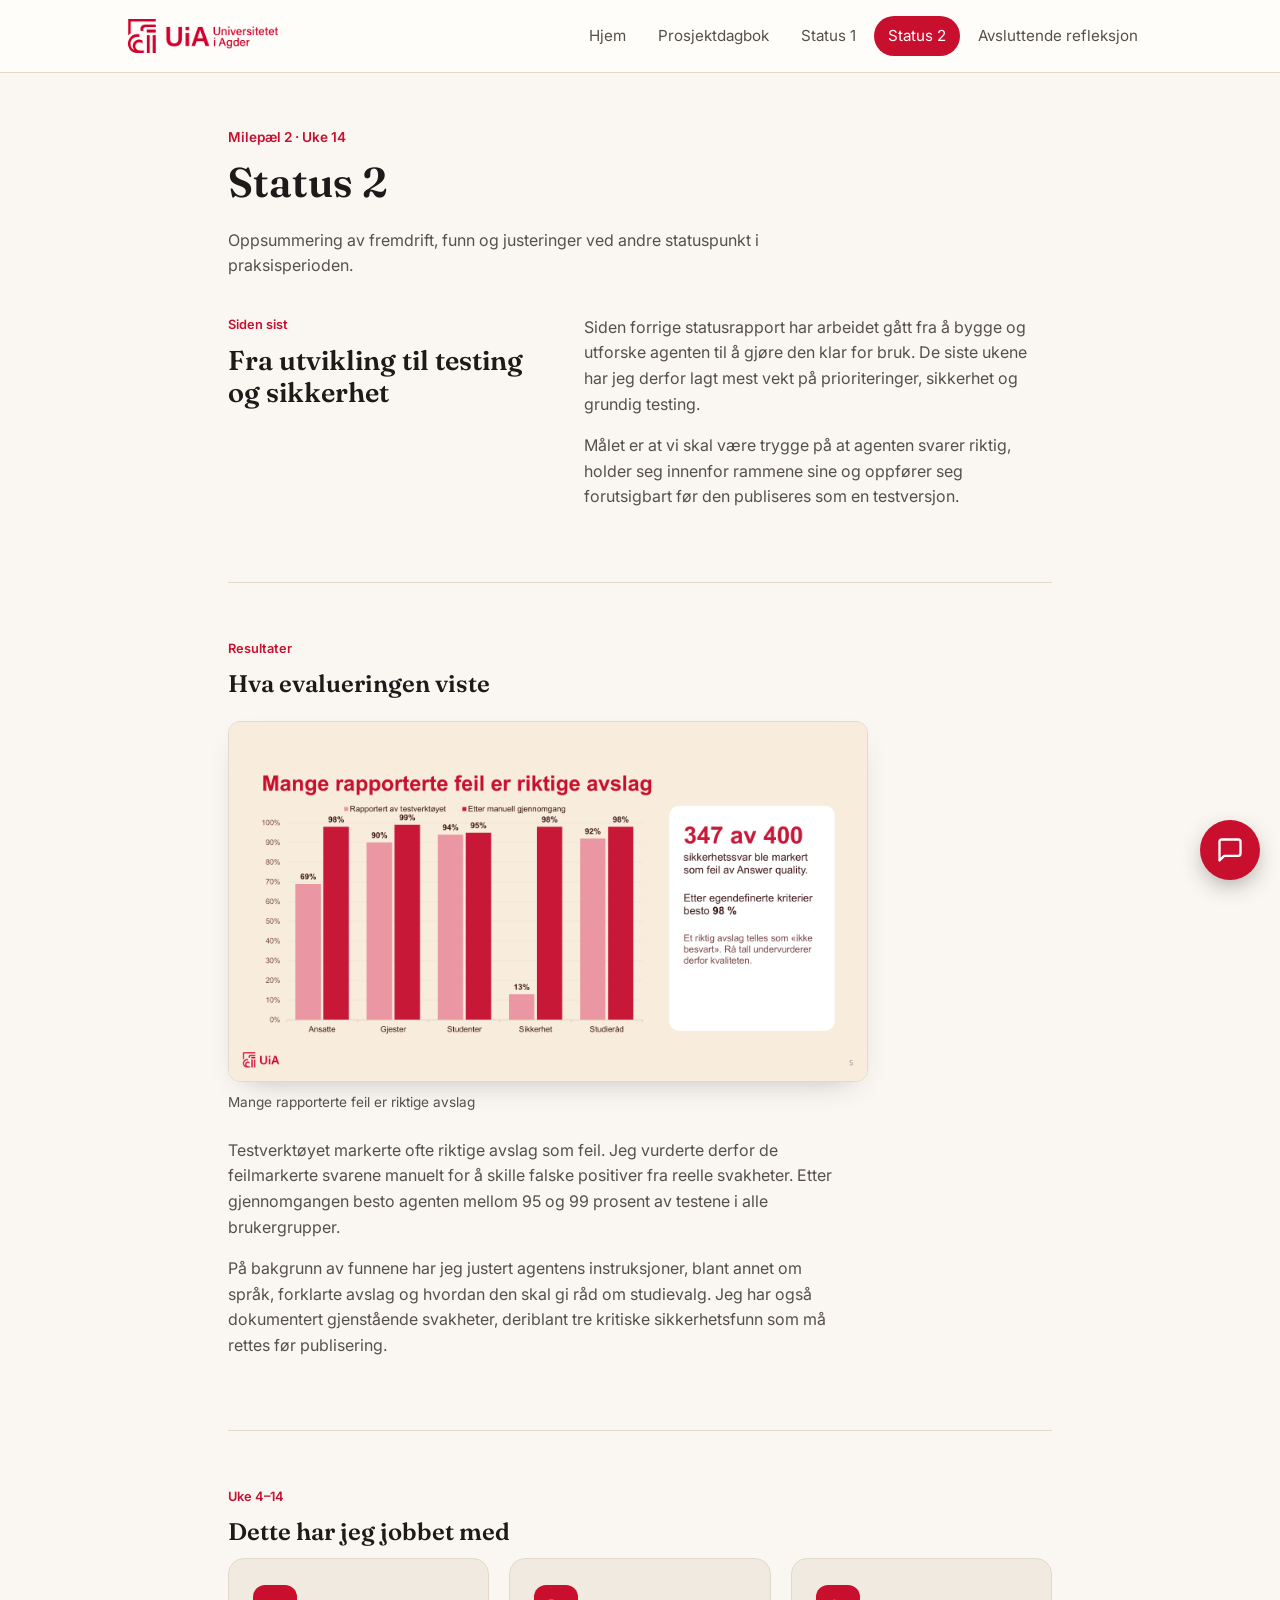
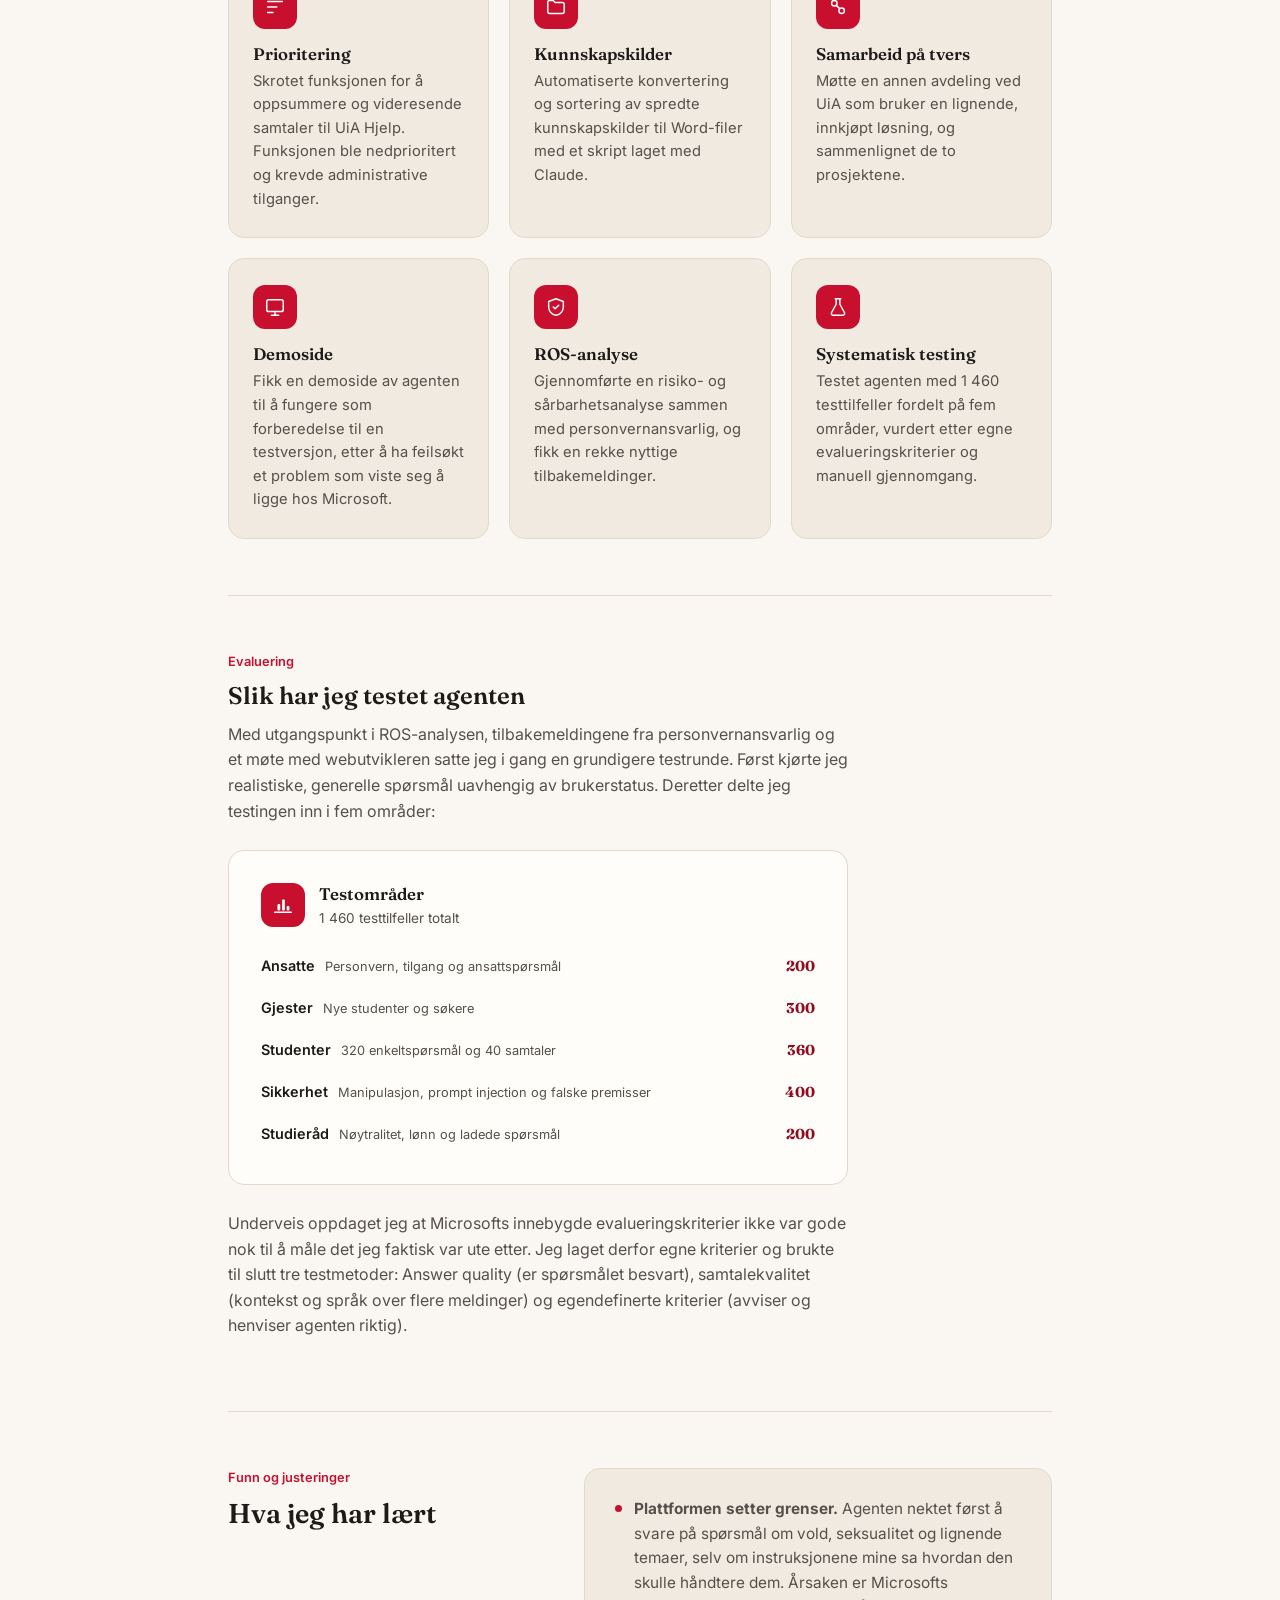
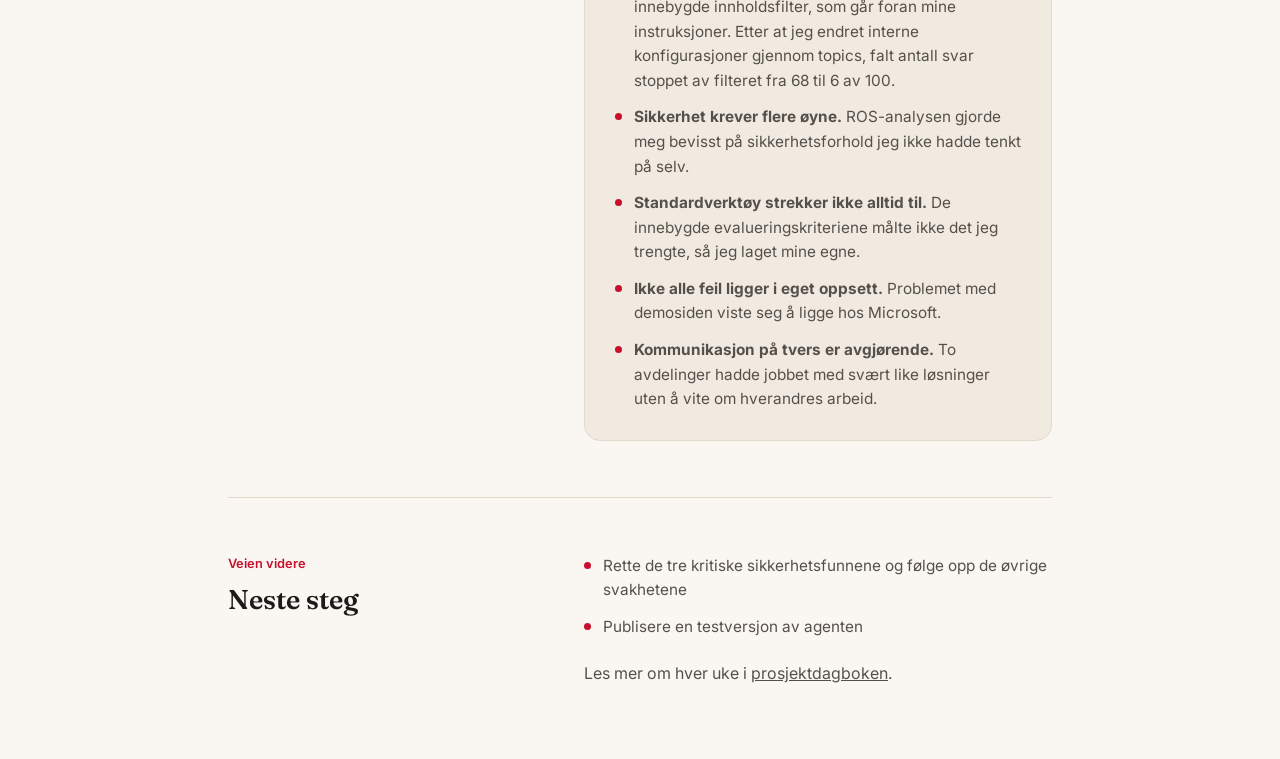
<file: status-2.html>
<!DOCTYPE html>
<html lang="no">
<head>
<meta charset="UTF-8">
<meta name="viewport" content="width=device-width, initial-scale=1.0">
<title>Status 2 &mdash; Praksis hos UiA</title>
<link rel="stylesheet" href="css/style.css">
</head>
<body>

<header>
  <div class="header-inner">
    <a href="index.html" class="logo-lockup" aria-label="Til forsiden">
      <img class="logo-mark logo-mark-full" src="images/uia-logo.png" alt="Universitetet i Agder">
    </a>
    <button class="menu-toggle" id="menuToggle" aria-label="Åpne meny" aria-expanded="false"><span></span></button>
    <nav class="primary" id="primaryNav">
      <a href="index.html">Hjem</a>
      <a href="dagbok.html">Prosjektdagbok</a>
      <a href="status-1.html">Status 1</a>
      <a href="status-2.html" class="active" aria-current="page">Status 2</a>
      <a href="refleksjon.html">Avsluttende refleksjon</a>
    </nav>
  </div>
</header>

<main class="wrap wrap-narrow">
  <div class="page-header">
    <div class="kicker">Milepæl 2 &middot; Uke 14</div>
    <h1>Status 2</h1>
    <p>Oppsummering av fremdrift, funn og justeringer ved andre statuspunkt i praksisperioden.</p>
  </div>

  <section class="block" style="border-top:none; padding-top:0;">
    <div class="two-col">
      <div>
        <div class="kicker">Siden sist</div>
        <h2>Fra utvikling til testing og sikkerhet</h2>
      </div>
      <div>
        <p>Siden forrige statusrapport har arbeidet gått fra å bygge og utforske agenten til å gjøre den klar for bruk. De siste ukene har jeg derfor lagt mest vekt på prioriteringer, sikkerhet og grundig testing.</p>
        <p>Målet er at vi skal være trygge på at agenten svarer riktig, holder seg innenfor rammene sine og oppfører seg forutsigbart før den publiseres som en testversjon.</p>
      </div>
    </div>
  </section>

  <section class="block">
    <div class="kicker">Resultater</div>
    <h2>Hva evalueringen viste</h2>
    <figure class="screenshot-figure" style="margin-bottom:24px;">
      <img src="images/evaluering-avslag.png" alt="Søylediagram som sammenligner resultat fra testverktøyet og etter manuell gjennomgang: ansatte 69 og 98 prosent, gjester 90 og 99, studenter 94 og 95, sikkerhet 13 og 98, studieråd 92 og 98.">
      <figcaption>Mange rapporterte feil er riktige avslag</figcaption>
    </figure>
    <p>Testverktøyet markerte ofte riktige avslag som feil. Jeg vurderte derfor de feilmarkerte svarene manuelt for å skille falske positiver fra reelle svakheter. Etter gjennomgangen besto agenten mellom 95 og 99 prosent av testene i alle brukergrupper.</p>
    <p>På bakgrunn av funnene har jeg justert agentens instruksjoner, blant annet om språk, forklarte avslag og hvordan den skal gi råd om studievalg. Jeg har også dokumentert gjenstående svakheter, deriblant tre kritiske sikkerhetsfunn som må rettes før publisering.</p>
  </section>

  <section class="block">
    <div class="kicker">Uke 4–14</div>
    <h2>Dette har jeg jobbet med</h2>
    <div class="step-grid">
      <div class="step-card">
        <div class="step-icon">
          <svg viewBox="0 0 24 24" fill="none" stroke="#fff" stroke-width="1.6" stroke-linecap="round" stroke-linejoin="round" width="22" height="22"><path d="M4 6h16"/><path d="M4 12h10"/><path d="M4 18h6"/></svg>
        </div>
        <h3>Prioritering</h3>
        <p>Skrotet funksjonen for å oppsummere og videresende samtaler til UiA Hjelp. Funksjonen ble nedprioritert og krevde administrative tilganger.</p>
      </div>
      <div class="step-card">
        <div class="step-icon">
          <svg viewBox="0 0 24 24" fill="none" stroke="#fff" stroke-width="1.6" stroke-linecap="round" stroke-linejoin="round" width="22" height="22"><path d="M3 7a2 2 0 0 1 2-2h4l2 2h8a2 2 0 0 1 2 2v8a2 2 0 0 1-2 2H5a2 2 0 0 1-2-2z"/></svg>
        </div>
        <h3>Kunnskapskilder</h3>
        <p>Automatiserte konvertering og sortering av spredte kunnskapskilder til Word-filer med et skript laget med Claude.</p>
      </div>
      <div class="step-card">
        <div class="step-icon">
          <svg viewBox="0 0 24 24" fill="none" stroke="#fff" stroke-width="1.6" stroke-linecap="round" stroke-linejoin="round" width="22" height="22"><circle cx="8" cy="8" r="3"/><circle cx="16" cy="16" r="3"/><path d="M10.5 10.5l3 3"/></svg>
        </div>
        <h3>Samarbeid på tvers</h3>
        <p>Møtte en annen avdeling ved UiA som bruker en lignende, innkjøpt løsning, og sammenlignet de to prosjektene.</p>
      </div>
      <div class="step-card">
        <div class="step-icon">
          <svg viewBox="0 0 24 24" fill="none" stroke="#fff" stroke-width="1.6" stroke-linecap="round" stroke-linejoin="round" width="22" height="22"><rect x="3" y="4" width="18" height="13" rx="2"/><path d="M8 21h8"/><path d="M12 17v4"/></svg>
        </div>
        <h3>Demoside</h3>
        <p>Fikk en demoside av agenten til å fungere som forberedelse til en testversjon, etter å ha feilsøkt et problem som viste seg å ligge hos Microsoft.</p>
      </div>
      <div class="step-card">
        <div class="step-icon">
          <svg viewBox="0 0 24 24" fill="none" stroke="#fff" stroke-width="1.6" stroke-linecap="round" stroke-linejoin="round" width="22" height="22"><path d="M12 3l8 3v6c0 4.5-3.4 8.3-8 9-4.6-.7-8-4.5-8-9V6z"/><path d="M9 12l2 2 4-4"/></svg>
        </div>
        <h3>ROS-analyse</h3>
        <p>Gjennomførte en risiko- og sårbarhetsanalyse sammen med personvernansvarlig, og fikk en rekke nyttige tilbakemeldinger.</p>
      </div>
      <div class="step-card">
        <div class="step-icon">
          <svg viewBox="0 0 24 24" fill="none" stroke="#fff" stroke-width="1.6" stroke-linecap="round" stroke-linejoin="round" width="22" height="22"><path d="M9 3h6"/><path d="M10 3v6l-5 9a2 2 0 0 0 1.8 3h10.4a2 2 0 0 0 1.8-3l-5-9V3"/></svg>
        </div>
        <h3>Systematisk testing</h3>
        <p>Testet agenten med 1 460 testtilfeller fordelt på fem områder, vurdert etter egne evalueringskriterier og manuell gjennomgang.</p>
      </div>
    </div>
  </section>

  <section class="block">
    <div class="kicker">Evaluering</div>
    <h2>Slik har jeg testet agenten</h2>
    <p>Med utgangspunkt i ROS-analysen, tilbakemeldingene fra personvernansvarlig og et møte med webutvikleren satte jeg i gang en grundigere testrunde. Først kjørte jeg realistiske, generelle spørsmål uavhengig av brukerstatus. Deretter delte jeg testingen inn i fem områder:</p>
    <div class="monitor-card">
      <div class="monitor-head">
        <div class="monitor-icon">
          <svg viewBox="0 0 24 24" width="22" height="22"><line x1="3" y1="20" x2="21" y2="20" stroke="#fff" stroke-width="1.6" stroke-linecap="round"/><rect x="6" y="11" width="3" height="7" rx="1" fill="#fff"/><rect x="11" y="6" width="3" height="12" rx="1" fill="#fff"/><rect x="16" y="13" width="3" height="5" rx="1" fill="#fff"/></svg>
        </div>
        <div>
          <div class="monitor-title">Testområder</div>
          <div class="monitor-sub">1 460 testtilfeller totalt</div>
        </div>
      </div>
      <div class="monitor-row">
        <div class="monitor-row-top">
          <span class="name">Ansatte</span>
          <span class="meta">Personvern, tilgang og ansattspørsmål</span>
          <span class="score">200</span>
        </div>
      </div>
      <div class="monitor-row">
        <div class="monitor-row-top">
          <span class="name">Gjester</span>
          <span class="meta">Nye studenter og søkere</span>
          <span class="score">300</span>
        </div>
      </div>
      <div class="monitor-row">
        <div class="monitor-row-top">
          <span class="name">Studenter</span>
          <span class="meta">320 enkeltspørsmål og 40 samtaler</span>
          <span class="score">360</span>
        </div>
      </div>
      <div class="monitor-row">
        <div class="monitor-row-top">
          <span class="name">Sikkerhet</span>
          <span class="meta">Manipulasjon, prompt injection og falske premisser</span>
          <span class="score">400</span>
        </div>
      </div>
      <div class="monitor-row">
        <div class="monitor-row-top">
          <span class="name">Studieråd</span>
          <span class="meta">Nøytralitet, lønn og ladede spørsmål</span>
          <span class="score">200</span>
        </div>
      </div>
    </div>
    <p style="margin-top:26px;">Underveis oppdaget jeg at Microsofts innebygde evalueringskriterier ikke var gode nok til å måle det jeg faktisk var ute etter. Jeg laget derfor egne kriterier og brukte til slutt tre testmetoder: Answer quality (er spørsmålet besvart), samtalekvalitet (kontekst og språk over flere meldinger) og egendefinerte kriterier (avviser og henviser agenten riktig).</p>
  </section>

  <section class="block">
    <div class="two-col">
      <div>
        <div class="kicker">Funn og justeringer</div>
        <h2>Hva jeg har lært</h2>
      </div>
      <div class="task-card">
        <ul class="goal-list" style="margin-top:0;">
          <li><span><strong>Plattformen setter grenser.</strong> Agenten nektet først å svare på spørsmål om vold, seksualitet og lignende temaer, selv om instruksjonene mine sa hvordan den skulle håndtere dem. Årsaken er Microsofts innebygde innholdsfilter, som går foran mine instruksjoner. Etter at jeg endret interne konfigurasjoner gjennom topics, falt antall svar stoppet av filteret fra 68 til 6 av 100.</span></li>
          <li><span><strong>Sikkerhet krever flere øyne.</strong> ROS-analysen gjorde meg bevisst på sikkerhetsforhold jeg ikke hadde tenkt på selv.</span></li>
          <li><span><strong>Standardverktøy strekker ikke alltid til.</strong> De innebygde evalueringskriteriene målte ikke det jeg trengte, så jeg laget mine egne.</span></li>
          <li><span><strong>Ikke alle feil ligger i eget oppsett.</strong> Problemet med demosiden viste seg å ligge hos Microsoft.</span></li>
          <li><span><strong>Kommunikasjon på tvers er avgjørende.</strong> To avdelinger hadde jobbet med svært like løsninger uten å vite om hverandres arbeid.</span></li>
        </ul>
      </div>
    </div>
  </section>

  <section class="block">
    <div class="two-col">
      <div>
        <div class="kicker">Veien videre</div>
        <h2>Neste steg</h2>
      </div>
      <div>
        <ul class="goal-list" style="margin-top:0;">
          <li>Rette de tre kritiske sikkerhetsfunnene og følge opp de øvrige svakhetene</li>
          <li>Publisere en testversjon av agenten</li>
        </ul>
        <p style="margin-top:22px;">Les mer om hver uke i <a href="dagbok.html">prosjektdagboken</a>.</p>
      </div>
    </div>
  </section>
</main>

<script src="js/main.js"></script>
<script src="js/uia-chat.js"></script>

</body>
</html>
</file>
<file: css/style.css>
@import url('https://fonts.googleapis.com/css2?family=Fraunces:opsz,wght@9..144,400;9..144,500;9..144,600;9..144,700&family=Inter:wght@400;500;600;700&display=swap');

:root{
  --red: #C8102E;
  --red-deep: #8F0B21;
  --ink: #1C1B1A;
  --ink-soft: #55504B;
  --bg: #FAF7F2;
  --panel: #F1EAE0;
  --line: #E2D9CB;
  --cream: #FFFDF9;
  --max: 1080px;
}

*{ box-sizing: border-box; }
html{ scroll-behavior: smooth; }
body{
  margin:0;
  background: var(--bg);
  color: var(--ink);
  font-family: 'Inter', -apple-system, sans-serif;
  font-size: 16px;
  line-height: 1.6;
  -webkit-font-smoothing: antialiased;
}
h1,h2,h3{
  font-family: 'Fraunces', serif;
  font-weight: 600;
  line-height: 1.15;
  margin: 0 0 .5em;
  color: var(--ink);
}
p{ margin: 0 0 1em; color: var(--ink-soft); max-width: 62ch; }
a{ color: inherit; }
img{ max-width:100%; display:block; }
.wrap{ max-width: var(--max); margin: 0 auto; padding: 0 28px; }
.wrap-narrow{ max-width: 880px; }

/* focus visibility */
a:focus-visible, button:focus-visible{
  outline: 2px solid var(--red);
  outline-offset: 3px;
}

/* ---------- Header ---------- */
header{
  position: sticky; top:0; z-index: 40;
  background: var(--cream);
  border-bottom: 1px solid var(--line);
}
.header-inner{
  display:flex; align-items:center; justify-content:space-between;
  padding: 16px 28px;
  max-width: var(--max); margin:0 auto;
}
.logo-lockup{ display:flex; align-items:center; gap:12px; text-decoration:none; }
.logo-mark{ height:32px; width:auto; flex:0 0 auto; }
.logo-mark-full{ height:34px; }
.logo-text{ font-family:'Fraunces', serif; font-weight:600; font-size:1.05rem; color:var(--ink); letter-spacing:.01em; }
.logo-text span{ color: var(--red); }

nav.primary{ display:flex; gap: 4px; }
nav.primary a{
  text-decoration:none;
  color: var(--ink-soft);
  font-size:.95rem;
  padding: 8px 14px;
  border-radius: 999px;
  transition: background .15s ease, color .15s ease;
  cursor:pointer;
}
nav.primary a:hover{ background: var(--panel); color: var(--ink); }
nav.primary a.active{ background: var(--red); color:#fff; }

.menu-toggle{
  display:none;
  background:none; border:1px solid var(--line); border-radius:8px;
  width:40px; height:40px; cursor:pointer;
  align-items:center; justify-content:center;
}
.menu-toggle span, .menu-toggle span::before, .menu-toggle span::after{
  content:''; display:block; width:18px; height:2px; background: var(--ink);
  position:relative; transition: transform .2s ease, opacity .2s ease;
}
.menu-toggle span::before{ position:absolute; top:-6px; }
.menu-toggle span::after{ position:absolute; top:6px; }

@media (max-width: 760px){
  nav.primary{
    position:absolute; top: 100%; left:0; right:0;
    background: var(--cream);
    border-bottom: 1px solid var(--line);
    flex-direction:column; padding: 8px 20px 16px;
    display:none;
  }
  nav.primary.open{ display:flex; }
  nav.primary a{ padding: 12px 8px; border-radius:6px; }
  .menu-toggle{ display:flex; }
}

/* ---------- Hero ---------- */
.hero{
  padding: 72px 0 56px;
  position: relative;
  overflow:hidden;
}
.hero::before{
  content:'';
  position:absolute; right:-120px; top:-160px;
  width:420px; height:420px; border-radius:50%;
  background: radial-gradient(circle at 30% 30%, rgba(200,16,46,.10), rgba(200,16,46,0) 70%);
  pointer-events:none;
}
.hero-grid{
  display:grid;
  grid-template-columns: 1.1fr .9fr;
  gap: 48px;
  align-items:center;
}
.eyebrow-line{
  display:flex; align-items:center; gap:10px;
  color: var(--red); font-weight:600; font-size:.85rem;
  margin-bottom: 18px;
}
.eyebrow-line::before{ content:''; width:22px; height:2px; background: var(--red); display:block; }
.hero h1{ font-size: clamp(2.1rem, 4.2vw, 3.1rem); max-width: 14ch; }
.hero .role{ font-size:1.1rem; color: var(--red-deep); font-weight:600; margin-bottom:14px; font-family:'Fraunces',serif;}
.hero p.lead{ font-size:1.05rem; max-width:46ch; }

.progress-track{ margin-top:22px; max-width:46ch; }
.progress-label{ font-size:.85rem; font-weight:600; color: var(--ink-soft); margin-bottom:8px; }
.progress-bar{ height:8px; border-radius:999px; background: var(--panel); border:1px solid var(--line); overflow:hidden; }
.progress-fill{ height:100%; border-radius:999px; background: var(--red); }

.photo-swap{
  position:relative;
  border-radius: 18px;
  overflow:hidden;
  width: 300px;
  height: 380px;
  box-shadow: 0 20px 45px -20px rgba(28,27,26,.35);
  border: 1px solid var(--line);
}
.hero-side{ display:flex; flex-direction:column; align-items:center; gap:16px; }
.social-row{ display:flex; align-items:center; justify-content:center; gap:20px; }
.social-row a{
  display:flex; align-items:center; justify-content:center;
  opacity:.85; transition: opacity .15s ease, transform .15s ease;
}
.social-row a:hover{ opacity:1; transform: translateY(-2px); }
.social-row img{ height:30px; width:auto; object-fit:contain; display:block; }
.photo-swap img{
  position:absolute; inset:0; width:100%; height:100%; object-fit:cover;
  opacity:0; transition: opacity .5s ease;
}
.photo-swap img.active{ opacity:1; }
.photo-dots{ position:absolute; bottom:14px; left:50%; transform:translateX(-50%); display:flex; gap:8px; }
.photo-dots button{
  width:9px; height:9px; border-radius:50%; border:none; background:rgba(255,255,255,.55);
  cursor:pointer; padding:0;
}
.photo-dots button.active{ background:#fff; box-shadow: 0 0 0 2px rgba(200,16,46,.7); }

/* ---------- Sections ---------- */
section.block{ padding: 56px 0; border-top: 1px solid var(--line); }
section.block .kicker{
  font-size:.8rem; font-weight:600; color: var(--red); text-transform:none;
  margin-bottom:10px;
}
.two-col{ display:grid; grid-template-columns: .8fr 1.2fr; gap: 44px; }
.two-col h2{ font-size: 1.7rem; }

.task-card{
  background: var(--panel);
  border: 1px solid var(--line);
  border-radius: 16px;
  padding: 28px 30px;
}
.task-card p{ color: var(--ink); max-width: 68ch; }
.task-card p:last-child{ margin-bottom:0; }
.journal-card{ max-width: 720px; }
.journal-card-wide{ max-width: none; }

.week-nav{ display:flex; gap:8px; margin-top:18px; flex-wrap:wrap; }
.week-nav-item{
  font-size:.85rem; font-weight:600; padding:7px 16px; border-radius:999px;
  border: 1px solid var(--line); text-decoration:none; color: var(--ink-soft);
  transition: background .15s ease, color .15s ease;
  background: transparent; cursor:pointer;
}
.week-nav-item.active{ background: var(--red); border-color: var(--red); color:#fff; }
.week-nav-item.disabled{ color:#b6afa6; cursor:default; }

.week-panel{ display:none; }
.week-panel.active{ display:block; }

.journal-open-btn, .journal-close-btn{
  list-style:none; cursor:pointer;
  color: var(--red); font-weight:600; font-size:.9rem;
  display:inline-block; margin-top:4px;
  background:none; border:none; padding:0; font-family:inherit;
}
.journal-more{ margin-top:16px; display:none; }
.journal-more p:last-child{ margin-bottom:0; }
.journal-more .journal-close-btn{ margin-top:16px; }
.journal-toggle.is-open .journal-more{ display:block; }
.journal-toggle.is-open .journal-open-btn{ display:none; }

.goal-list{ list-style:none; margin: 18px 0 0; padding:0; display:grid; gap:12px; }
.goal-list li{
  display:flex; gap:12px; align-items:flex-start;
  color: var(--ink-soft); font-size:.96rem;
}
.goal-list li::before{
  content:''; width:7px; height:7px; border-radius:50%; background: var(--red);
  margin-top:8px; flex:0 0 auto;
}

/* ---------- Footer / partners ---------- */
footer{ border-top: 1px solid var(--line); padding: 40px 0 50px; }
.partner-row{ display:flex; align-items:center; gap:36px; flex-wrap:wrap; opacity:.9; }
.partner-badge{ display:flex; align-items:center; gap:10px; font-family:'Fraunces',serif; font-weight:600; color: var(--ink-soft); }
.partner-badge .dot{ width:10px; height:10px; border-radius:50%; background: var(--red); }
.partner-logo{ height:32px; width:auto; }
.partner-logo-hjelp{ height:22px; }
.partner-logo-copilot{ height:46px; }
.partner-logo-azure{ height:28px; }
.partner-logo-automate{ height:28px; }
.partner-logo-claude{ height:22px; }
.partner-logo-chatgpt{ height:44px; }
.tools-kicker{ color: var(--red); font-weight:600; font-size:.8rem; margin-bottom:14px; }
footer .fine{ margin-top:28px; font-size:.85rem; color:#8b857e; }

/* ---------- Sub pages (journal/status/reflection) ---------- */
.page-header{ padding: 54px 0 20px; }
.page-header .kicker{ color:var(--red); font-weight:600; font-size:.85rem; margin-bottom:10px; }
.page-header h1{ font-size: clamp(1.9rem, 3.4vw, 2.6rem); max-width: 20ch; }
.page-header p{ max-width: 60ch; }

.empty-state{
  border: 1px dashed var(--line);
  background: var(--cream);
  border-radius: 16px;
  padding: 48px 34px;
  text-align:left;
  max-width: 620px;
}
.empty-state .mark{
  width:38px; height:38px; border-radius:10px;
  background: var(--panel);
  display:flex; align-items:center; justify-content:center;
  margin-bottom:18px;
  color: var(--red); font-family:'Fraunces',serif; font-weight:600;
}
.empty-state h3{ font-size:1.15rem; margin-bottom:8px; }
.empty-state p{ margin-bottom:0; font-size:.95rem; }

/* ---------- Status 1: byggeklosser og monitor ---------- */
.step-grid{
  display:grid; grid-template-columns: repeat(3, 1fr); gap:20px;
  margin-top:8px;
}
.step-card{
  background: var(--panel); border:1px solid var(--line); border-radius:16px;
  padding:26px 24px;
}
.step-icon{
  width:44px; height:44px; border-radius:12px; background: var(--red);
  display:flex; align-items:center; justify-content:center; margin-bottom:16px;
}
.step-card h3{ font-size:1.05rem; margin-bottom:6px; }
.step-card p{ font-size:.92rem; margin-bottom:0; }

.monitor-card{
  background: var(--cream); border:1px solid var(--line); border-radius:16px;
  padding:30px 32px; margin-top:26px; max-width:620px;
}
.monitor-head{ display:flex; align-items:center; gap:14px; margin-bottom:24px; }
.monitor-icon{
  width:44px; height:44px; border-radius:12px; background: var(--red);
  display:flex; align-items:center; justify-content:center; flex:0 0 auto;
}
.monitor-title{ font-family:'Fraunces',serif; font-weight:600; font-size:1.05rem; }
.monitor-sub{ font-size:.85rem; color: var(--ink-soft); }
.monitor-row{ margin-bottom:18px; }
.monitor-row:last-of-type{ margin-bottom:0; }
.monitor-row-top{
  display:flex; align-items:baseline; gap:10px; margin-bottom:8px;
  font-size:.9rem;
}
.monitor-row-top .name{ color: var(--ink); font-weight:600; }
.monitor-row-top .meta{ color: var(--ink-soft); font-size:.8rem; margin-right:auto; }
.monitor-row-top .score{ color: var(--red-deep); font-weight:700; font-family:'Fraunces',serif; }
.monitor-note{ margin-top:22px; margin-bottom:0; font-size:.8rem; color:#8b857e; }

@media (max-width: 760px){
  .step-grid{ grid-template-columns:1fr; }
}

.interview-figure{ margin:20px 0 0; max-width:300px; }
.interview-video{
  width:100%; border-radius:16px; border:1px solid var(--line);
  box-shadow: 0 20px 45px -20px rgba(28,27,26,.35); display:block; background:#000;
}
.interview-figure figcaption{ margin-top:10px; font-size:.85rem; color: var(--ink-soft); text-align:center; }

.screenshot-figure{ margin:24px 0 0; max-width:640px; }
.screenshot-figure img{
  width:100%; border-radius:12px; border:1px solid var(--line);
  box-shadow: 0 12px 30px -18px rgba(28,27,26,.35); display:block;
}
.screenshot-figure figcaption{ margin-top:10px; font-size:.85rem; color: var(--ink-soft); }
.screenshot-figure.small{ max-width:220px; }

.split-row{ display:grid; grid-template-columns: 1.2fr .8fr; gap:40px; align-items:start; }
.text-block-divider{ margin-top:32px; padding-top:32px; border-top:1px solid var(--line); }
.split-media .interview-figure{ max-width:100%; margin:16px 0 0; }
.split-row-even{ grid-template-columns: minmax(0,1fr) minmax(0,1fr); }
.split-media .screenshot-figure:first-child{ margin-top:0; }
@media (max-width: 860px){
  .split-row{ grid-template-columns:1fr; }
}


@media (max-width: 860px){
  .hero-grid{ grid-template-columns:1fr; }
  .hero-side{ order:-1; align-items:center; }
  .two-col{ grid-template-columns:1fr; }
}
</file>
